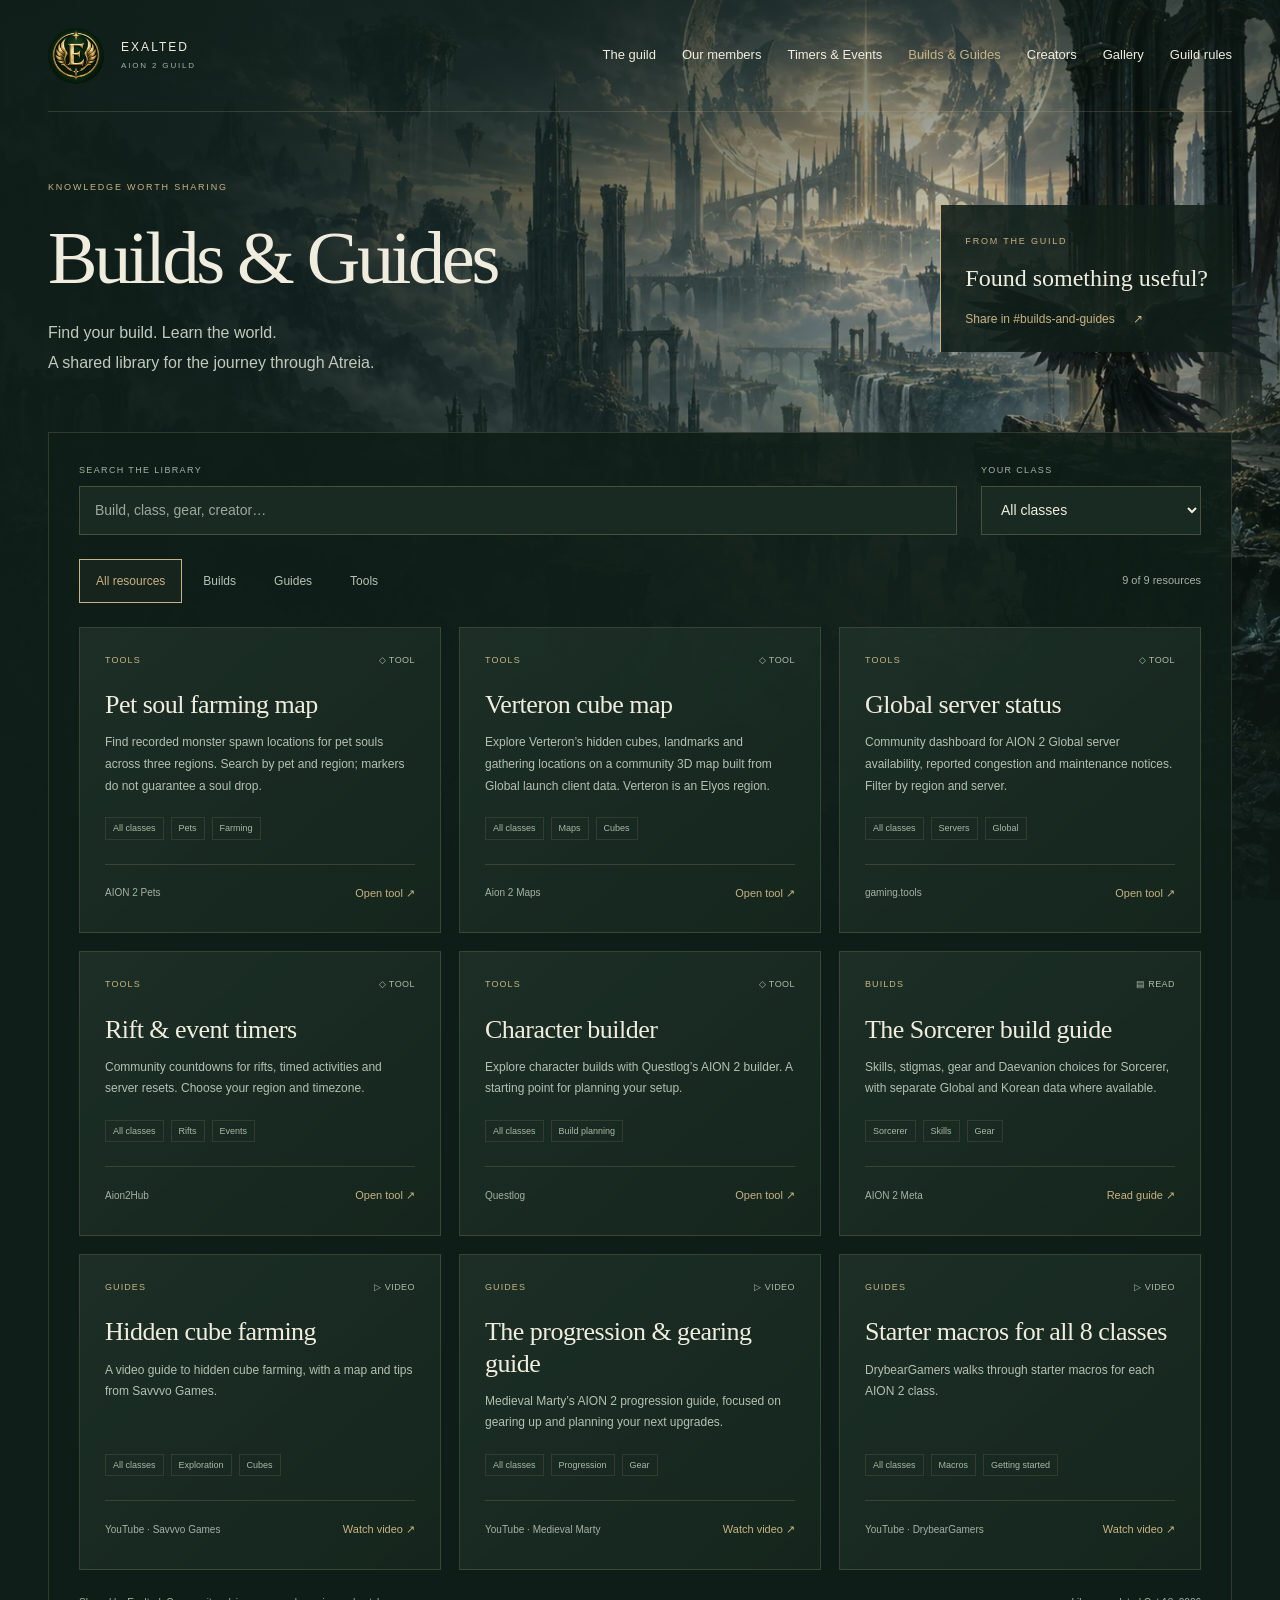
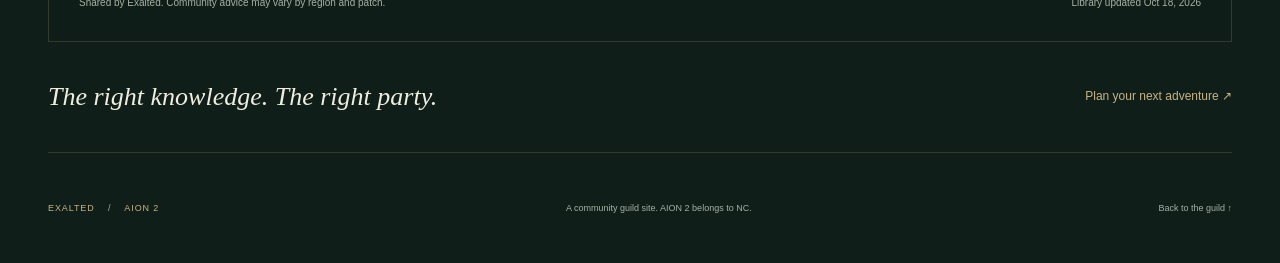
<file: builds.html>
<!doctype html>
<html lang="en">
<head>
  <meta charset="utf-8">
  <meta name="viewport" content="width=device-width,initial-scale=1">
  <meta name="theme-color" content="#101e19">
  <meta name="description" content="Find AION 2 class builds, progression guides, videos and tools shared by the Exalted guild.">
  <meta property="og:site_name" content="Exalted">
  <meta property="og:title" content="Builds &amp; Guides · Exalted">
  <meta property="og:description" content="Knowledge worth sharing. AION 2 builds, guides and tools from the guild.">
  <meta property="og:image" content="https://exaltedguild.gg/assets/exalted-crest-512.png">
  <title>Builds &amp; Guides · Exalted</title>
  <link rel="canonical" href="https://exaltedguild.gg/builds">
  <link rel="icon" type="image/png" sizes="64x64" href="/assets/exalted-crest-64.png">
  <link rel="stylesheet" href="/guild.css">
  <link rel="stylesheet" href="/background.css">
  <link rel="stylesheet" href="/builds.css">
</head>
<body class="aion-world">
  <a class="skip-link" href="#main">Skip to content</a>
  <div class="page-shell">
    <header class="site-header">
      <a class="brand" href="/" aria-label="Exalted home"><img class="brand-crest" src="/assets/exalted-crest-192.png" alt="" width="56" height="56"><span>EXALTED<small>AION 2 GUILD</small></span></a>
      <nav aria-label="Main navigation"><a href="/#about">The guild</a><a href="/members">Our members</a><a href="/events">Timers &amp; Events</a><a href="/builds" aria-current="page">Builds &amp; Guides</a><a href="/creators">Creators</a><a href="/gallery">Gallery</a><a href="/#rules">Guild rules</a></nav>
      <span class="region">NA EAST <span aria-hidden="true">/</span> ASMODIANS <span aria-hidden="true">/</span> AZPHEL</span>
    </header>
    <main id="main">
      <section class="guides-hero" aria-labelledby="guides-title">
        <div><p class="eyebrow">KNOWLEDGE WORTH SHARING</p><h1 id="guides-title">Builds &amp; Guides</h1><p class="guides-lede">Find your build. Learn the world.<br>A shared library for the journey through Atreia.</p></div>
        <aside class="guides-share"><span class="eyebrow">FROM THE GUILD</span><p>Found something useful?</p><a href="https://discord.com/channels/1556392756836966481/1556395669348942025">Share in #builds-and-guides <span aria-hidden="true">↗</span></a></aside>
      </section>
      <section class="guide-library" aria-label="Guild resource library">
        <div class="guides-toolbar">
          <label class="guides-search"><span>SEARCH THE LIBRARY</span><input id="guide-search" type="search" placeholder="Build, class, gear, creator…" autocomplete="off"></label>
          <label class="guides-class"><span>YOUR CLASS</span><select id="guide-class"><option value="all">All classes</option></select></label>
        </div>
        <div class="guides-browse"><div class="guide-filters" role="group" aria-label="Resource category"><button type="button" data-category="all" aria-pressed="true">All resources</button><button type="button" data-category="builds" aria-pressed="false">Builds</button><button type="button" data-category="guides" aria-pressed="false">Guides</button><button type="button" data-category="tools" aria-pressed="false">Tools</button></div><p id="guide-count" role="status" aria-live="polite">Loading the library…</p></div>
        <div id="guide-grid" class="guide-grid"></div>
        <div id="guide-empty" class="guide-empty" hidden><h2>No matching resources</h2><p>Try another search or class, or explore the full library.</p><button id="guide-clear" type="button">Clear filters <span aria-hidden="true">↗</span></button></div>
        <div id="guide-error" class="guide-empty" hidden><h2>The library couldn’t load</h2><p>Try again, or browse the links in Discord.</p><button id="guide-retry" type="button">Try again</button></div>
        <div class="guides-library-note"><p>Shared by Exalted. Community advice may vary by region and patch.</p><p id="guide-updated"></p></div>
        <noscript><p>Enable JavaScript to search the library, or <a href="https://discord.com/channels/1556392756836966481/1556395669348942025">browse #builds-and-guides in Discord ↗</a>.</p></noscript>
      </section>
      <aside class="guides-next"><p>The right knowledge. The right party.</p><a href="/events">Plan your next adventure <span aria-hidden="true">↗</span></a></aside>
    </main>
    <footer class="site-footer"><span>EXALTED <span class="footer-divider">/</span> AION 2</span><p>A community guild site. AION 2 belongs to NC.</p><a href="/">Back to the guild ↑</a></footer>
  </div>
  <script type="module" src="/builds.js"></script>
</body>
</html>
</file>
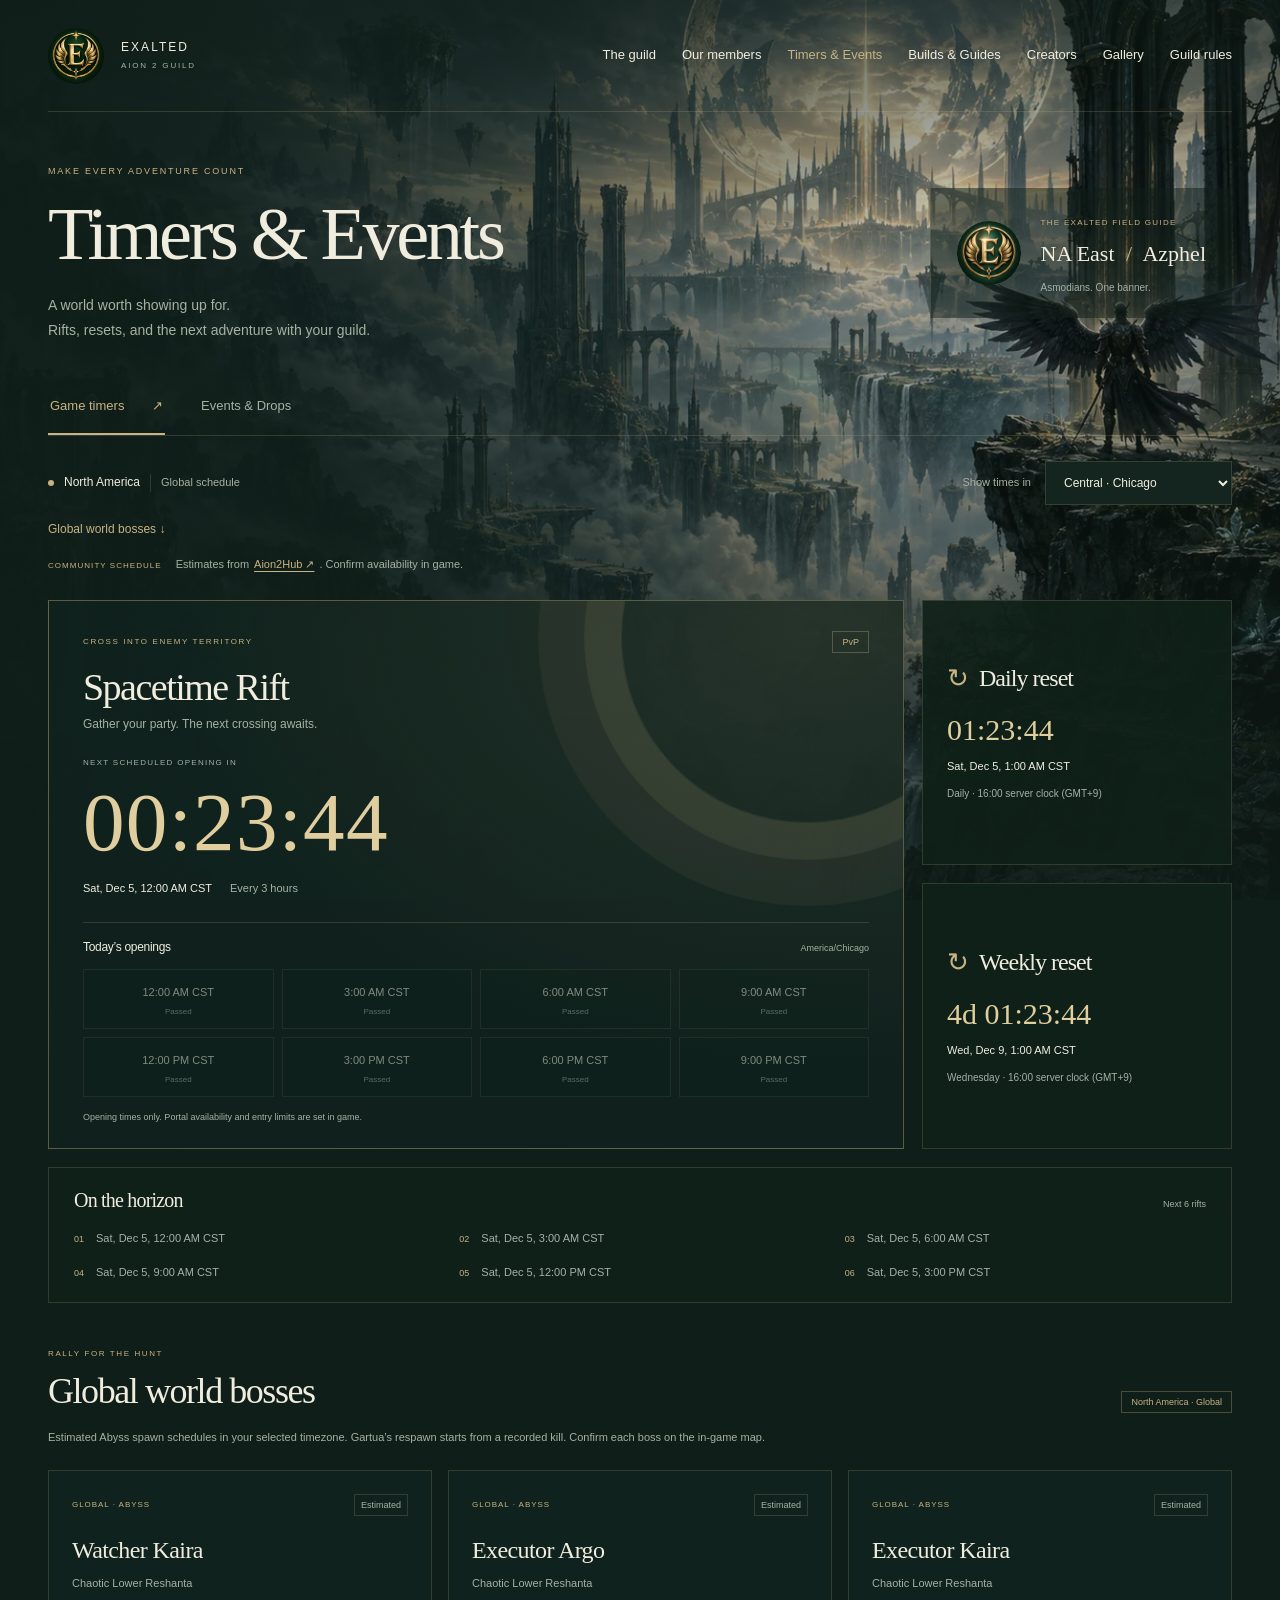
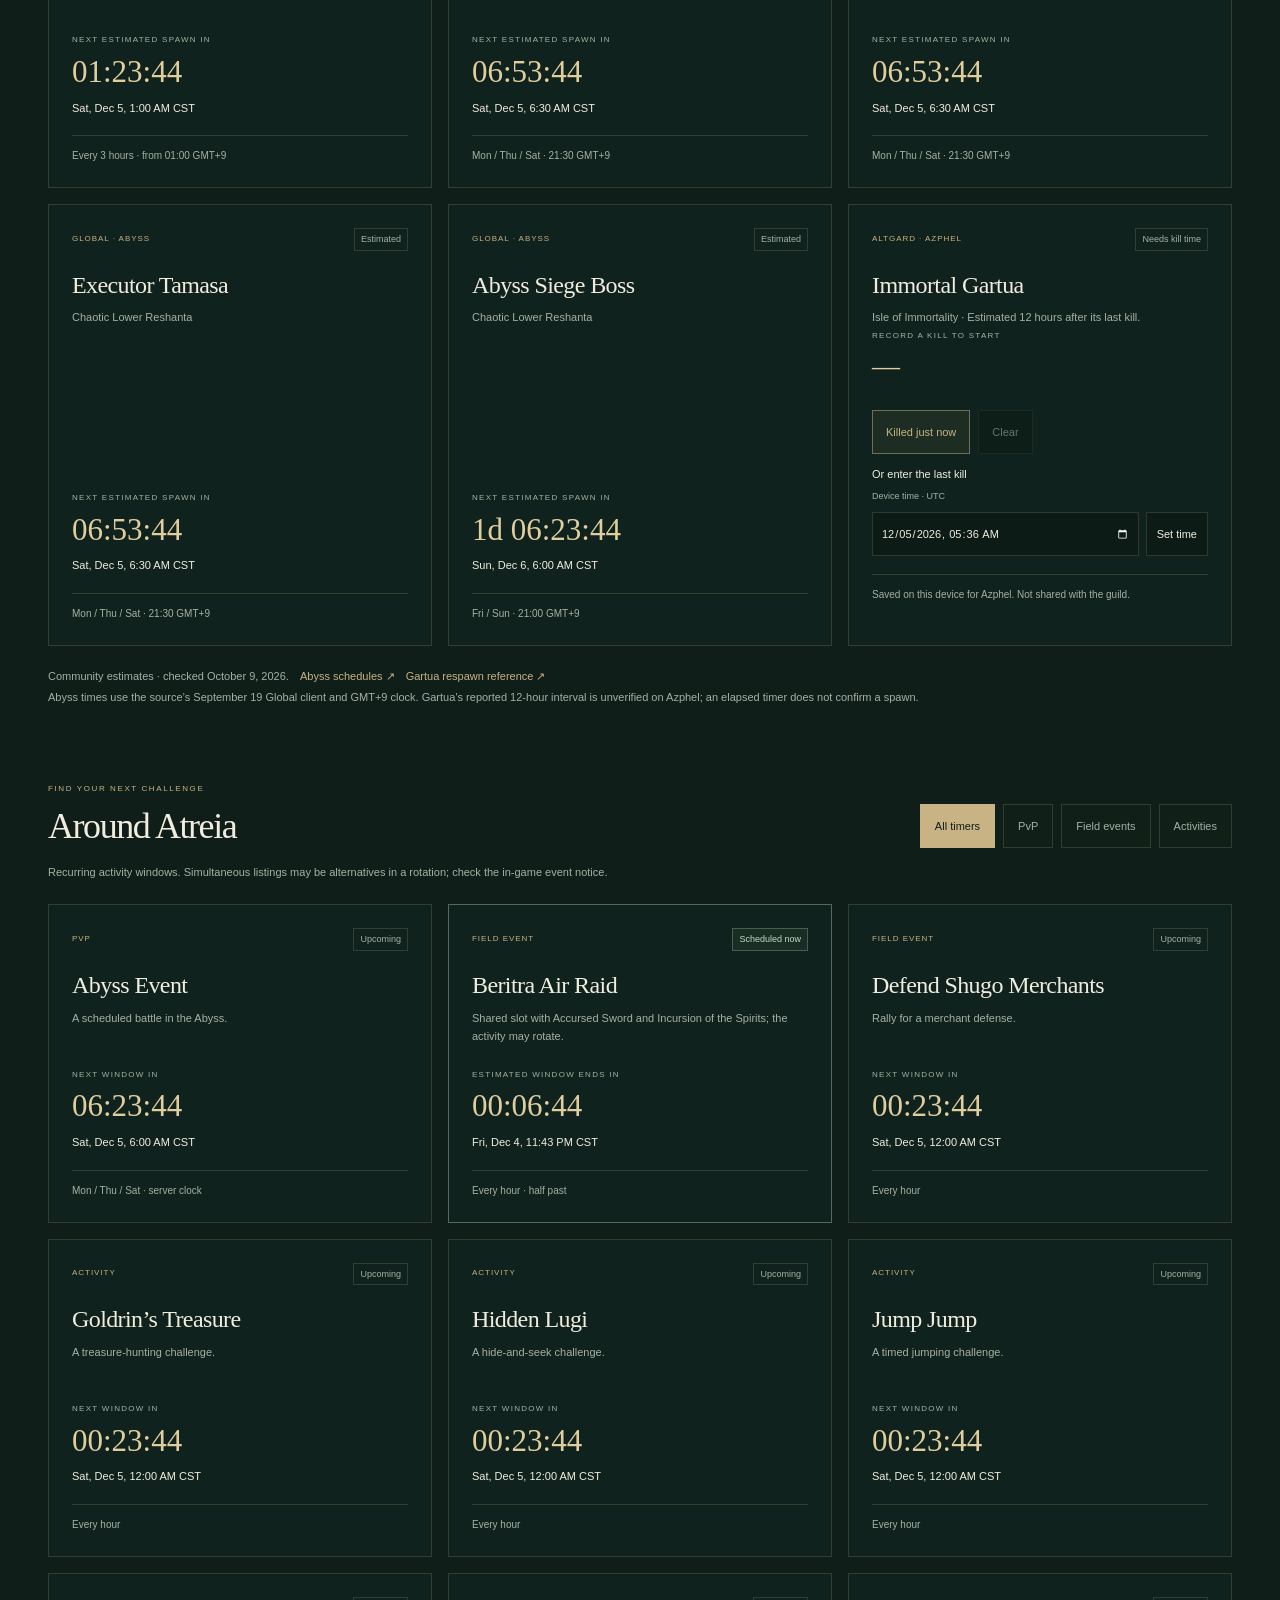
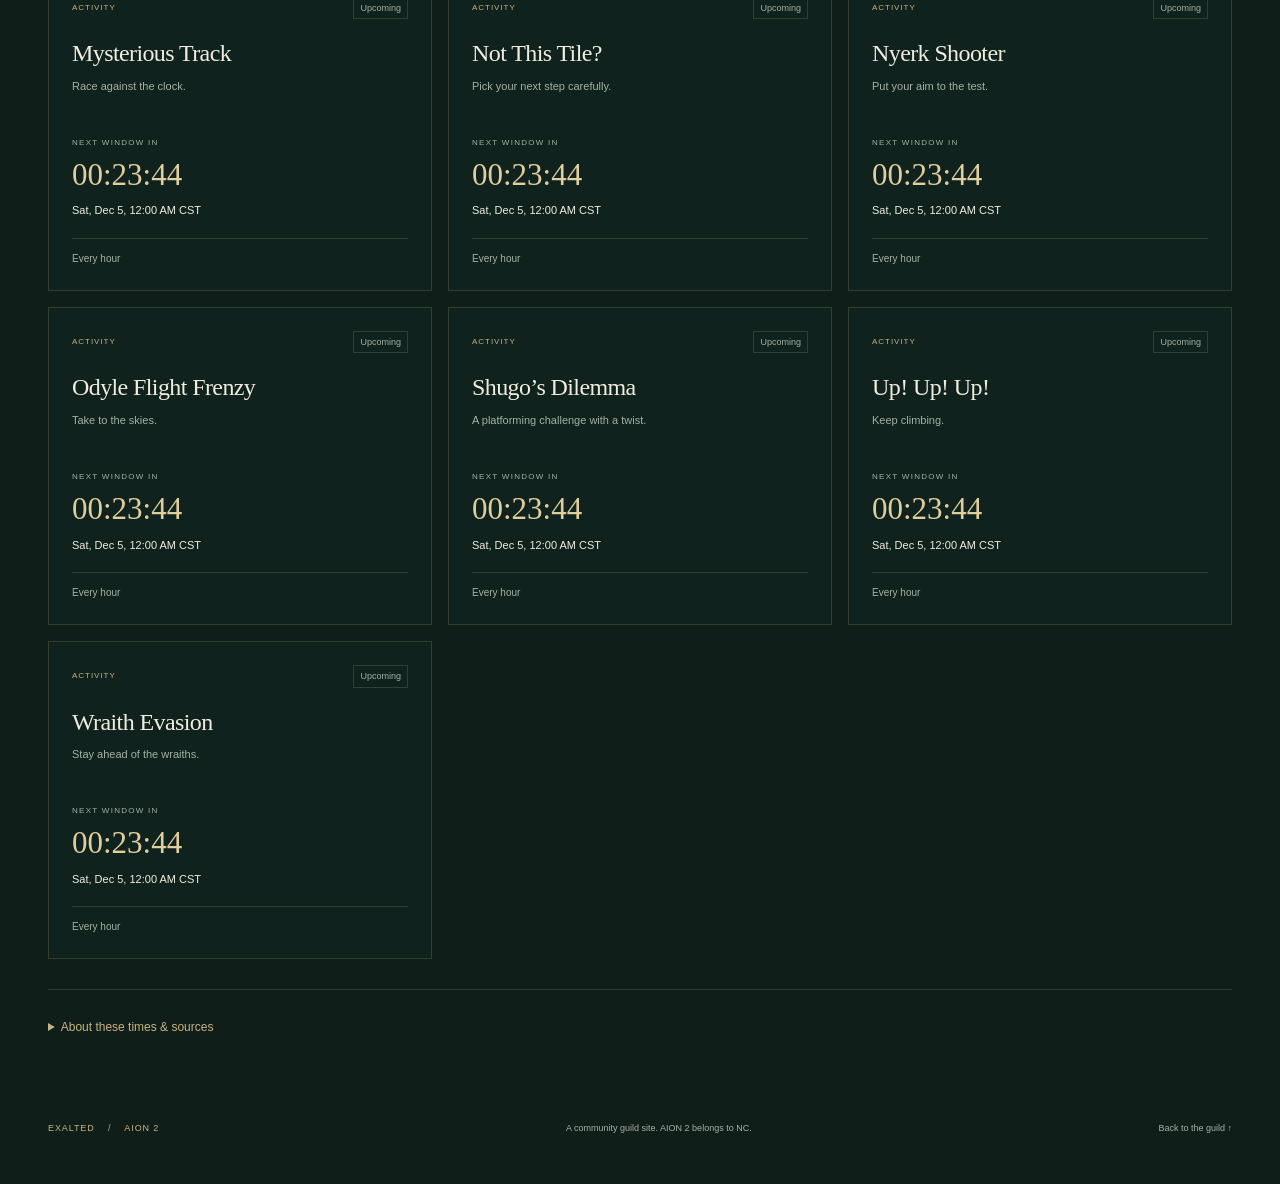
<file: events.html>
<!doctype html>
<html lang="en">
<head>
  <meta charset="utf-8">
  <meta name="viewport" content="width=device-width,initial-scale=1">
  <meta name="theme-color" content="#101e19">
  <meta name="description" content="AION 2 Global world boss timers, Immortal Gartua respawn tracking, rift countdowns, daily and weekly resets, events and Twitch Drops for Exalted.">
  <meta property="og:site_name" content="Exalted">
  <meta property="og:title" content="Timers &amp; Events · Exalted">
  <meta property="og:description" content="Your next adventure, on time. Rift countdowns, game timers, events and Twitch Drops for the guild.">
  <meta property="og:type" content="website">
  <meta property="og:url" content="https://exaltedguild.gg/events">
  <meta property="og:image" content="https://exaltedguild.gg/assets/exalted-crest-512.png">
  <link rel="canonical" href="https://exaltedguild.gg/events">
  <link rel="icon" type="image/png" sizes="64x64" href="/assets/exalted-crest-64.png">
  <title>Timers &amp; Events · Exalted</title>
  <link rel="stylesheet" href="/guild.css">
  <link rel="stylesheet" href="/events.css">
  <link rel="preload" as="image" href="/assets/atreia-background.webp" media="(min-width: 761px)">
  <link rel="preload" as="image" href="/assets/atreia-background-mobile.webp" media="(max-width: 760px)">
  <link rel="stylesheet" href="/background.css">
  <link rel="stylesheet" href="/timers.css">
</head>
<body class="aion-world">
  <a class="skip-link" href="#main">Skip to content</a>
  <div class="page-shell">
    <header class="site-header">
      <a class="brand" href="/" aria-label="Exalted home"><img class="brand-crest" src="/assets/exalted-crest-192.png" alt="" width="56" height="56"><span>EXALTED<small>AION 2 GUILD</small></span></a>
      <nav aria-label="Main navigation"><a href="/#about">The guild</a><a href="/members">Our members</a><a href="/events" aria-current="page">Timers &amp; Events</a><a href="/builds">Builds &amp; Guides</a><a href="/creators">Creators</a><a href="/gallery">Gallery</a><a href="/#rules">Guild rules</a></nav>
      <span class="region">NA EAST <span aria-hidden="true">/</span> ASMODIANS <span aria-hidden="true">/</span> AZPHEL</span>
    </header>
    <main id="main" data-events-page>
      <section class="events-hero timers-hero" aria-labelledby="events-title">
        <div><p class="eyebrow">MAKE EVERY ADVENTURE COUNT</p><h1 id="events-title">Timers &amp; Events</h1><p class="events-lede">A world worth showing up for.<br>Rifts, resets, and the next adventure with your guild.</p></div>
        <div class="timer-guild-mark"><div class="animated-crest animated-crest--small"><div class="crest-face"><img class="hero-crest" src="/assets/exalted-crest-animated.gif" width="64" height="64" alt="Exalted winged E crest" loading="lazy"></div></div><div><span class="eyebrow">THE EXALTED FIELD GUIDE</span><p>NA East <span aria-hidden="true">/</span> Azphel</p><small>Asmodians. One banner.</small></div></div>
      </section>
      <div class="schedule-tabs" role="tablist" aria-label="Timers and events">
        <button type="button" role="tab" id="timers-tab" aria-controls="timers" aria-selected="true" tabindex="0">Game timers <span aria-hidden="true">↗</span></button>
        <button type="button" role="tab" id="events-tab" aria-controls="events" aria-selected="false" tabindex="-1">Events &amp; Drops</button>
      </div>
      <section id="timers" role="tabpanel" aria-labelledby="timers-tab" tabindex="0">
        <div class="timer-toolbar">
          <div class="timer-region"><span class="timer-dot" aria-hidden="true"></span><strong>North America</strong><span>Global schedule</span></div>
          <label class="timezone-control" for="timer-timezone">Show times in <select id="timer-timezone"><option value="America/Chicago">Central · Chicago</option><option value="local">My local timezone</option><option value="America/New_York">Eastern · New York</option><option value="America/Los_Angeles">Pacific · Los Angeles</option><option value="UTC">UTC</option><option value="Asia/Seoul">Server clock · GMT+9</option></select></label>
        </div>
        <p class="boss-jump"><a href="#world-bosses">Global world bosses ↓</a></p>
        <p class="timer-source-note"><span>COMMUNITY SCHEDULE</span> Estimates from <a href="https://aion2hub.com/tools/event-timer">Aion2Hub ↗</a>. Confirm availability in game.</p>
        <p class="timer-loading" data-timer-loading>Loading game timers…</p>
        <div class="timer-dashboard" data-timer-dashboard hidden>
          <section class="rift-panel" aria-labelledby="rift-title">
            <div class="rift-heading"><p class="eyebrow">CROSS INTO ENEMY TERRITORY</p><span class="timer-tag">PvP</span></div>
            <h2 id="rift-title">Spacetime Rift</h2>
            <p class="rift-description">Gather your party. The next crossing awaits.</p>
            <div class="rift-countdown-wrap"><p class="countdown-label">NEXT SCHEDULED OPENING IN</p><p class="rift-countdown" data-rift-countdown role="timer" aria-label="Time until next scheduled rift">—</p><p class="rift-next"><time data-rift-next>—</time><span>Every 3 hours</span></p></div>
            <div class="rift-today"><div class="timer-section-label"><h3>Today’s openings</h3><span data-timer-zone-label>Central time</span></div><div class="rift-slots" data-rift-slots></div><p class="rift-footnote">Opening times only. Portal availability and entry limits are set in game.</p></div>
          </section>
          <aside class="reset-stack" aria-label="Reset timers">
            <article class="reset-card" data-reset="daily-reset"><div class="reset-heading"><span class="timer-symbol" aria-hidden="true">↻</span><h2>Daily reset</h2></div><p class="reset-countdown" data-countdown role="timer" aria-label="Time until daily reset">—</p><time data-next>—</time><p>Daily · 16:00 server clock (GMT+9)</p></article>
            <article class="reset-card" data-reset="weekly-reset"><div class="reset-heading"><span class="timer-symbol" aria-hidden="true">↻</span><h2>Weekly reset</h2></div><p class="reset-countdown" data-countdown role="timer" aria-label="Time until weekly reset">—</p><time data-next>—</time><p>Wednesday · 16:00 server clock (GMT+9)</p></article>
          </aside>
          <section class="upcoming-rifts" aria-labelledby="upcoming-rifts-title"><div class="timer-section-label"><h2 id="upcoming-rifts-title">On the horizon</h2><span>Next 6 rifts</span></div><ol data-upcoming-rifts></ol></section>
        </div>
        <section id="world-bosses" class="field-section world-boss-section" aria-labelledby="world-boss-title" hidden>
          <div class="field-heading"><div><p class="eyebrow">RALLY FOR THE HUNT</p><h2 id="world-boss-title">Global world bosses</h2></div><span class="timer-tag">North America · Global</span></div>
          <p class="field-note">Estimated Abyss spawn schedules in your selected timezone. Gartua’s respawn starts from a recorded kill. Confirm each boss on the in-game map.</p>
          <div class="field-grid" data-world-boss-grid>
            <article class="field-timer-card gartua-card" data-gartua>
              <div class="field-card-meta"><span class="field-category">Altgard · Azphel</span><span class="field-status" data-gartua-status>Needs kill time</span></div>
              <h3>Immortal Gartua</h3>
              <p class="field-description">Isle of Immortality · Estimated 12 hours after its last kill.</p>
              <p class="countdown-label" data-gartua-label>RECORD A KILL TO START</p><p class="field-countdown" data-gartua-countdown role="timer" aria-label="Immortal Gartua estimated respawn countdown">—</p>
              <time class="field-next" data-gartua-next hidden></time><p class="boss-last-kill" data-gartua-last hidden></p>
              <div class="boss-actions"><button type="button" class="boss-primary" data-gartua-killed>Killed just now</button><button type="button" data-gartua-clear disabled>Clear</button></div>
              <form class="boss-kill-form"><label for="gartua-kill-time">Or enter the last kill <span>Device time · <span data-device-zone>local</span></span></label><div class="boss-kill-input"><input type="datetime-local" id="gartua-kill-time" required><button type="submit">Set time</button></div></form>
              <p class="boss-feedback" data-gartua-feedback role="status"></p>
              <p class="field-cadence" data-gartua-storage>Saved on this device for Azphel. Not shared with the guild.</p>
            </article>
          </div>
          <p class="boss-sources">Community estimates · checked October 9, 2026. <a href="https://aion2hub.com/tools/world-bosses">Abyss schedules ↗</a> <a href="https://aion2guidance.com/en/bosses/">Gartua respawn reference ↗</a><br>Abyss times use the source’s September 19 Global client and GMT+9 clock. Gartua’s reported 12-hour interval is unverified on Azphel; an elapsed timer does not confirm a spawn.</p>
        </section>
        <section class="field-section" aria-labelledby="field-title" data-field-section hidden>
          <div class="field-heading"><div><p class="eyebrow">FIND YOUR NEXT CHALLENGE</p><h2 id="field-title">Around Atreia</h2></div><div class="event-filters timer-filters" role="group" aria-label="Filter game timers"><button type="button" data-timer-kind="all" aria-pressed="true">All timers</button><button type="button" data-timer-kind="pvp" aria-pressed="false">PvP</button><button type="button" data-timer-kind="field" aria-pressed="false">Field events</button><button type="button" data-timer-kind="activities" aria-pressed="false">Activities</button></div></div>
          <p class="field-note">Recurring activity windows. Simultaneous listings may be alternatives in a rotation; check the in-game event notice.</p>
          <p class="sr-only" data-timer-filter-status role="status"></p>
          <div class="field-grid" data-field-timers></div>
        </section>
        <details class="timer-provenance"><summary>About these times &amp; sources</summary><p>These North America estimates follow <a href="https://aion2hub.com/tools/event-timer">Aion2Hub’s Global timer schedule</a>, checked October 8, 2026. The reference attributes its Global data to the September 19 Launch Scale Test client. They are not a live server feed and may change after patches.</p><p>The source schedule uses a fixed GMT+9 clock. Your selected timezone changes the displayed times, including daylight saving time, but never the event schedule. “Scheduled now” means the estimated window has started; it does not confirm that an activity is available.</p></details>
      </section>
      <section id="events" role="tabpanel" aria-labelledby="events-tab" tabindex="0" hidden>
      <div class="campaign-intro"><div><p class="eyebrow">REWARDS WORTH RETURNING FOR</p><h2>Events &amp; Drops</h2><p>Official campaigns, watch windows, and claim deadlines.</p></div><p>Confirmed campaign times use <strong>Central time (Chicago)</strong>. Finish watching before a Drops watch window ends, then claim before its separate deadline.</p></div>
      <div class="schedule-toolbar">
        <div class="event-filters" role="group" aria-label="Filter events"><button type="button" data-kind="all" aria-pressed="true">All events</button><button type="button" data-kind="drops" aria-pressed="false">Twitch Drops</button><button type="button" data-kind="in-game" aria-pressed="false">In-game</button><button type="button" data-kind="community" aria-pressed="false">Community</button></div>
        <a class="profile-link" href="https://discord.com/channels/1556392756836966481/1556395533910810715">Updates in Discord ↗</a>
      </div>
      <p class="schedule-freshness" data-event-freshness>Loading the latest published schedule…</p>
      <p class="schedule-warning" data-event-warning role="status" hidden></p>
      <section class="schedule-section" aria-labelledby="current-title"><div class="schedule-section-heading"><h2 id="current-title">Current &amp; upcoming</h2><p data-event-count role="status" aria-live="polite"></p></div><div data-event-list="schedule" aria-busy="true"></div></section>
      <section class="schedule-section" data-claim-section aria-labelledby="claim-title" hidden><div class="schedule-section-heading"><h2 id="claim-title">Still time to claim</h2></div><p class="schedule-note">These earning windows have passed. Collect rewards you already earned before the claim deadline.</p><div data-event-list="claim"></div></section>
      <details class="event-archive" data-archive-section hidden><summary>Past events <span data-archive-count></span></summary><div data-event-list="archive"></div></details>
      <aside class="schedule-sources"><p>Official events for AION 2 Global. Each listing links to its announcement for full eligibility, rewards and any changes.</p><a href="https://store.steampowered.com/news/app/3393110/">Official announcements ↗</a><a href="https://www.twitch.tv/drops/inventory">Twitch Drops inventory ↗</a></aside>
      </section>
      <noscript><p class="schedule-warning">Enable JavaScript to view countdowns and switch tabs. Read <a href="https://aion2hub.com/tools/event-timer">the community timer reference</a>, <a href="https://store.steampowered.com/news/app/3393110/">official AION 2 announcements</a>, or <a href="https://www.twitch.tv/drops/campaigns">Twitch campaigns</a>.</p></noscript>
    </main>
    <footer class="site-footer"><span>EXALTED <span class="footer-divider">/</span> AION 2</span><p>A community guild site. AION 2 belongs to NC.</p><a href="/">Back to the guild ↑</a></footer>
  </div>
  <script type="module" src="/timers.js"></script>
  <script type="module" src="/events.js"></script>
</body>
</html>
</file>
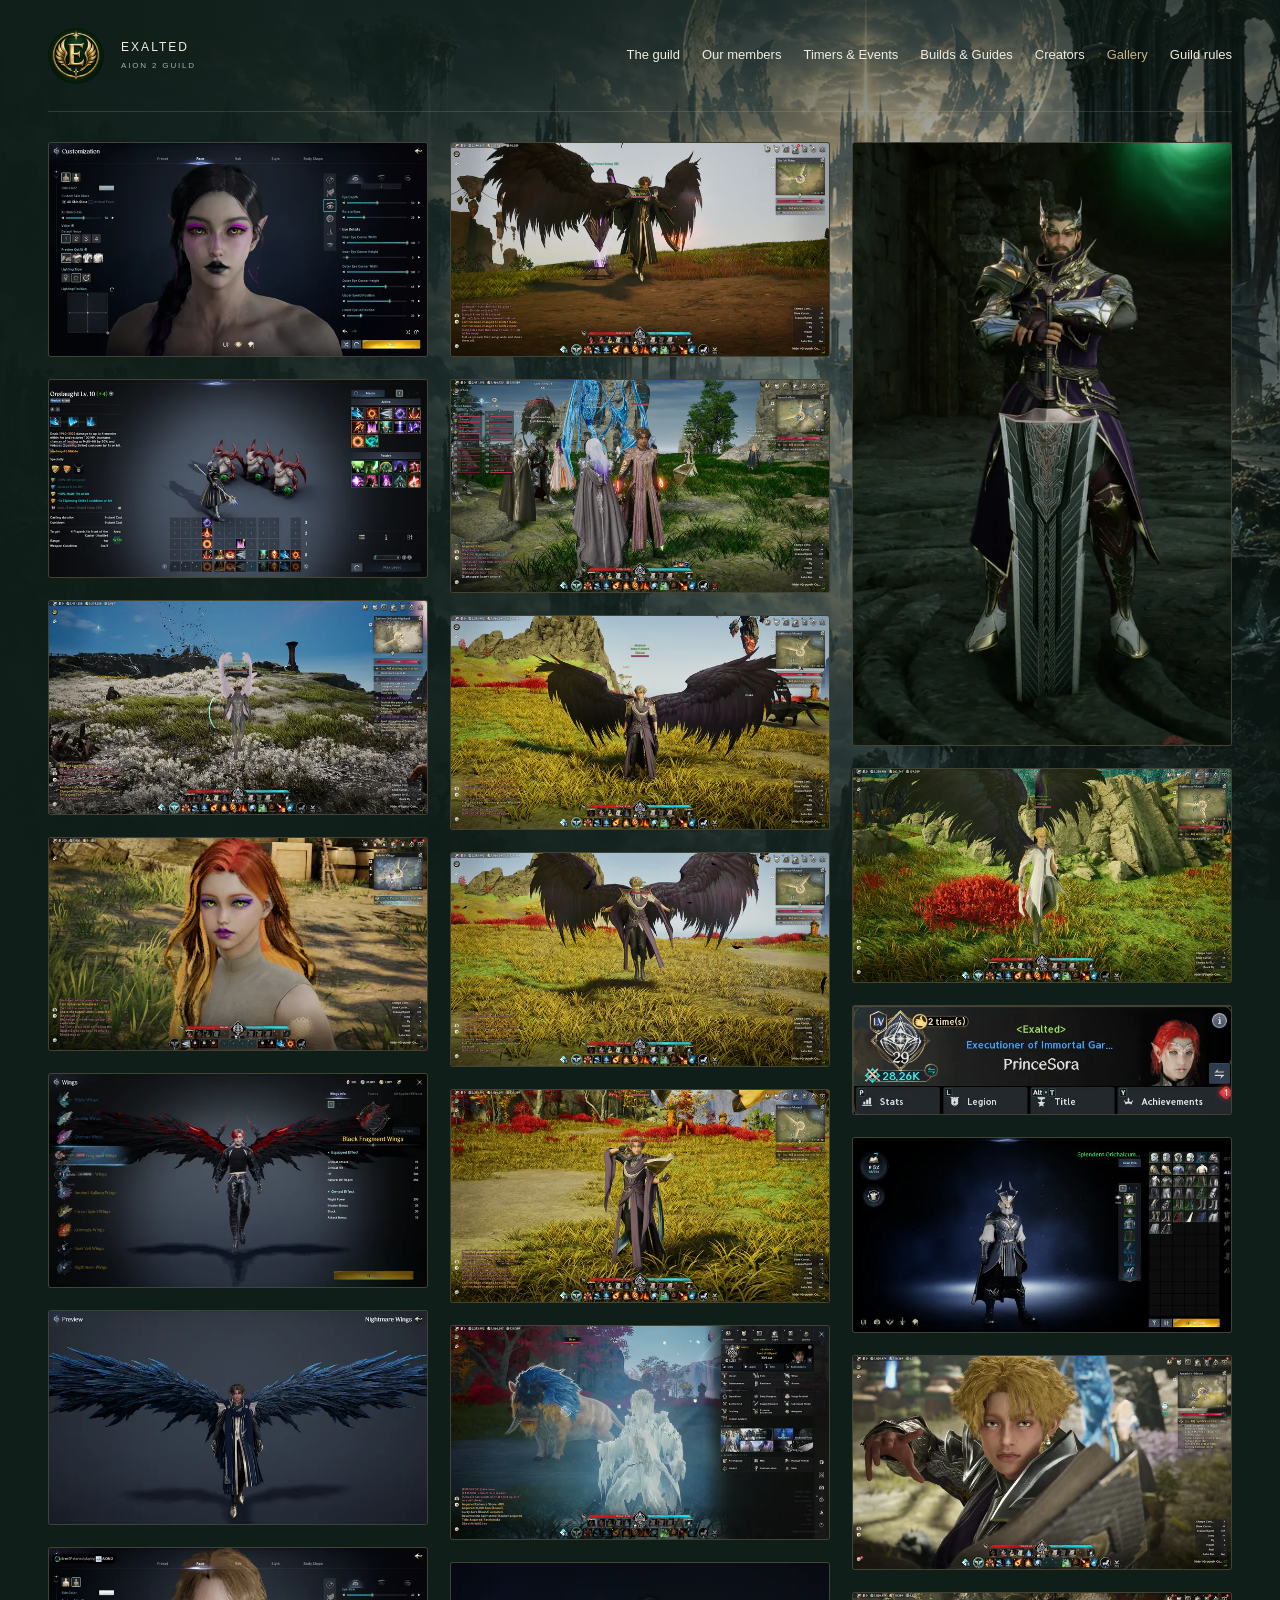
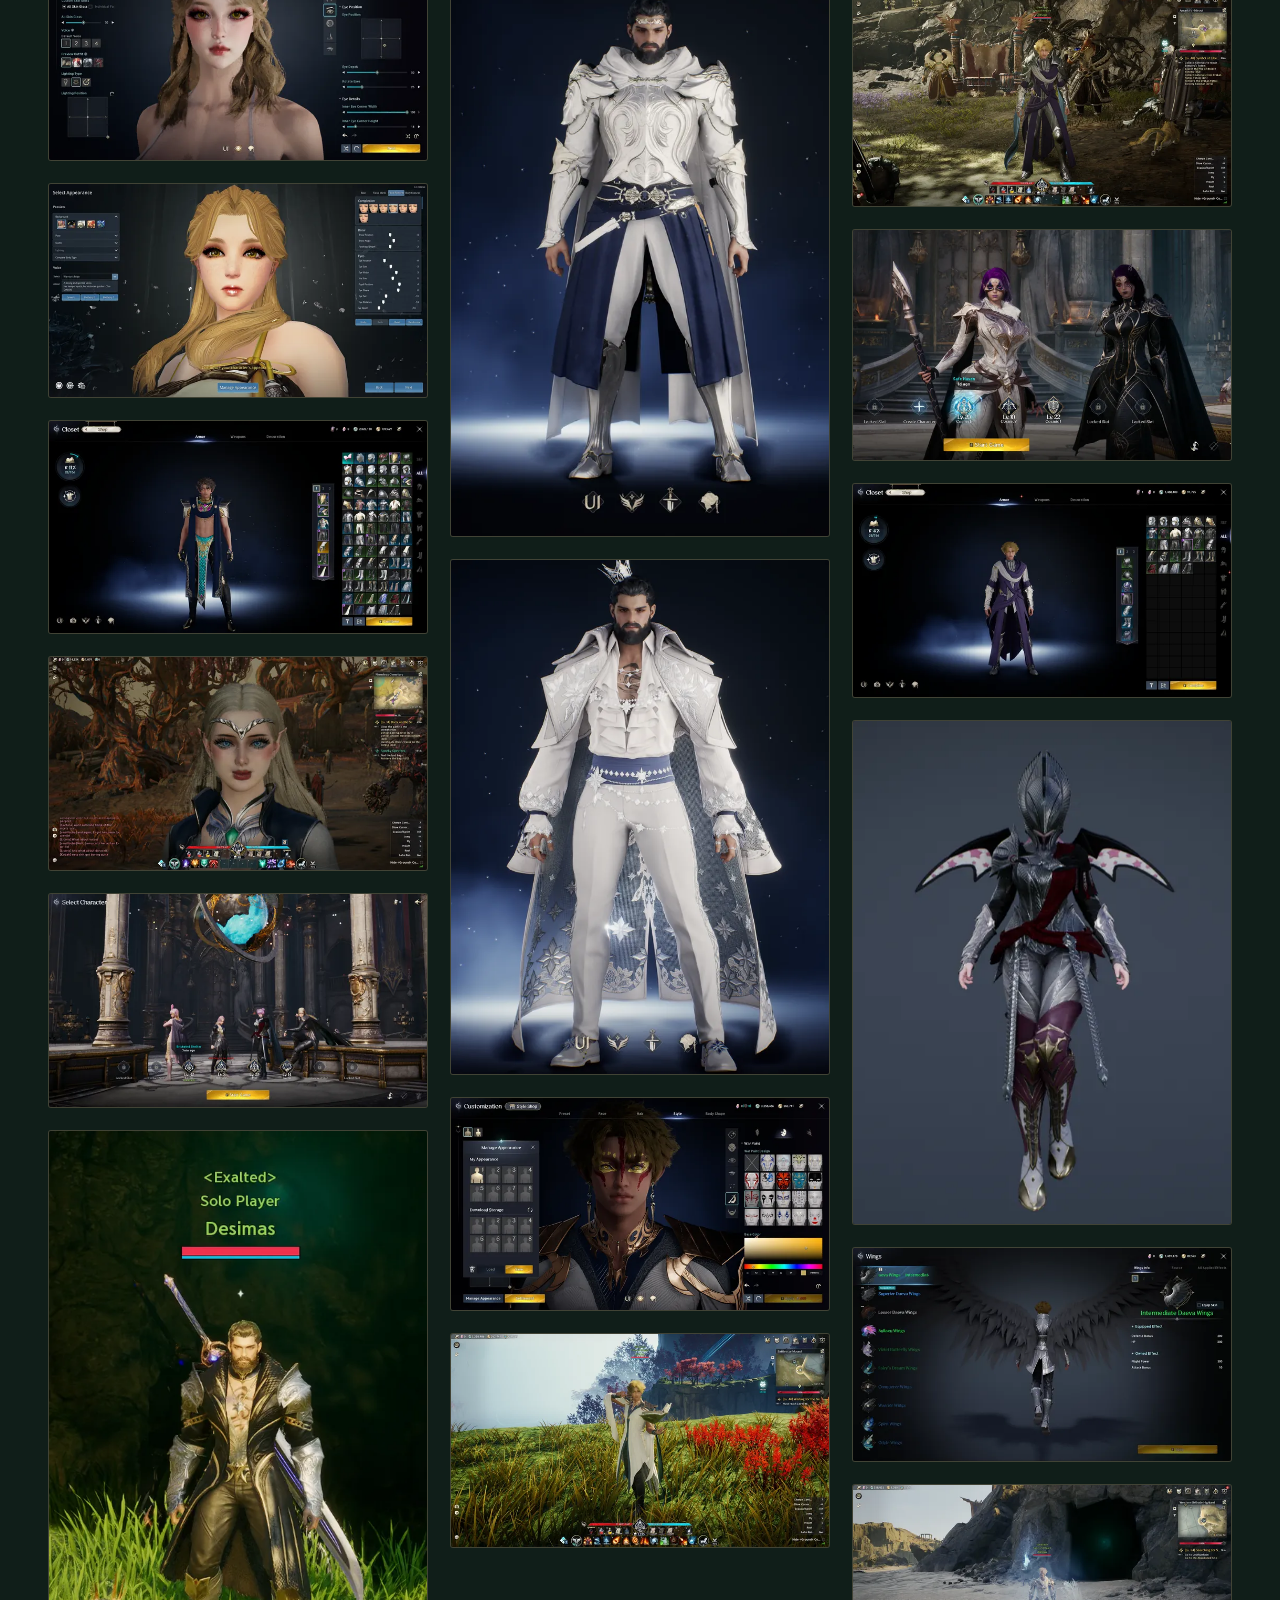
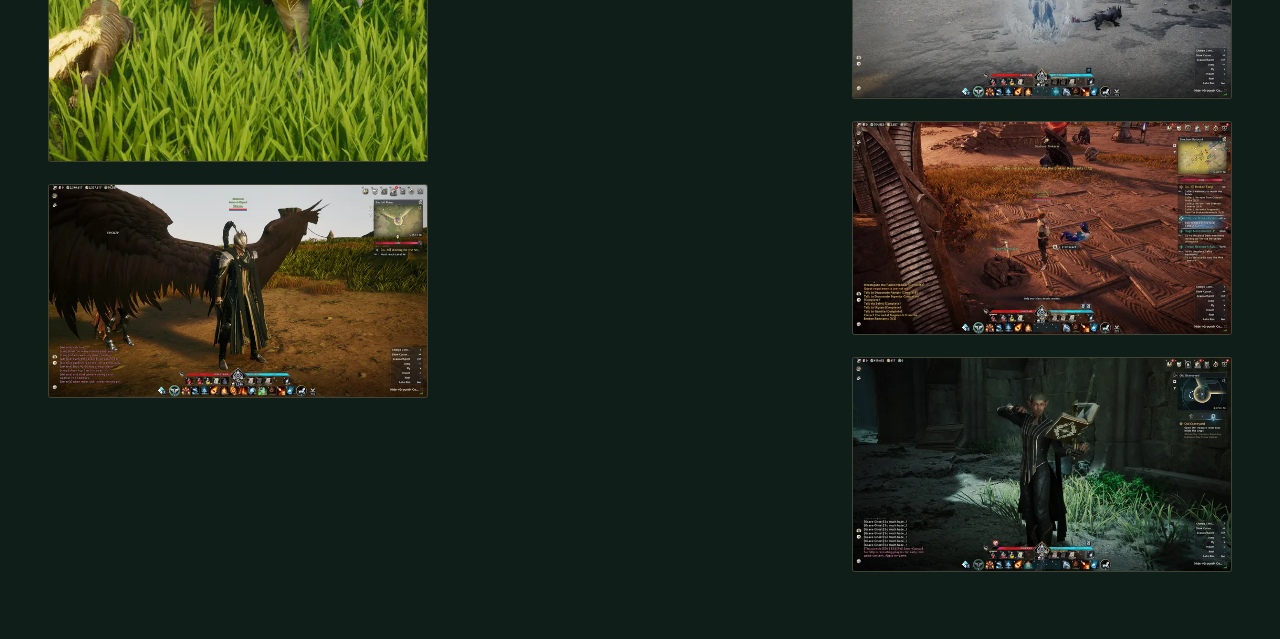
<file: gallery.html>
<!doctype html>
<html lang="en">
<head>
<meta charset="utf-8"><meta name="viewport" content="width=device-width,initial-scale=1">
<meta name="theme-color" content="#101e19"><title>Character Gallery · Exalted</title>
<meta name="description" content="A closer look at the AION 2 characters of Exalted, shared by our community in Discord.">
<link rel="canonical" href="https://exaltedguild.gg/gallery">
<meta property="og:site_name" content="Exalted"><meta property="og:title" content="Character Gallery · Exalted">
<meta property="og:description" content="The faces, armor, and adventures of our AION 2 community.">
<meta property="og:url" content="https://exaltedguild.gg/gallery"><meta property="og:type" content="website">
<meta property="og:image" content="https://exaltedguild.gg/assets/exalted-crest-512.png">
<link rel="icon" type="image/png" href="/assets/exalted-crest-64.png">
<link rel="stylesheet" href="/guild.css"><link rel="stylesheet" href="/background.css"><link rel="stylesheet" href="/gallery.css">
<script type="module" src="/gallery.js"></script>
</head>
<body class="aion-world gallery-page">
<a class="skip-link" href="#main">Skip to gallery</a>
<div class="page-shell">
<header class="site-header">
<a class="brand" href="/" aria-label="Exalted home"><img class="brand-crest" src="/assets/exalted-crest-192.png" alt="" width="56" height="56"><span>EXALTED<small>AION 2 GUILD</small></span></a>
<nav aria-label="Main navigation"><a href="/#about">The guild</a><a href="/members">Our members</a><a href="/events">Timers &amp; Events</a><a href="/builds">Builds &amp; Guides</a><a href="/creators">Creators</a><a href="/gallery" aria-current="page">Gallery</a><a href="/#rules">Guild rules</a></nav>
</header>
<main id="main">
<section class="gallery-collection" aria-label="Character collection">
<div id="gallery-state" class="gallery-state" role="status" aria-live="polite"><p id="gallery-state-title">Opening the collection…</p><p id="gallery-state-detail">Gathering the latest character images.</p><button id="gallery-retry" class="gallery-action" type="button" hidden>Try again</button></div>
<div id="gallery-grid" class="gallery-grid" aria-busy="true"></div>
<noscript><p class="gallery-state">Enable JavaScript to browse the gallery, or visit #general in Discord.</p></noscript>
</section>
</main>

</div>
<dialog id="gallery-viewer" class="gallery-viewer" aria-label="Image viewer">
<div class="viewer-panel">
<div class="viewer-top"><button id="viewer-close" class="viewer-control" type="button" autofocus aria-label="Close image viewer"><span aria-hidden="true">×</span></button></div>
<div class="viewer-stage"><p id="viewer-status" role="status">Loading image…</p><img id="viewer-image" alt="" hidden><button id="viewer-prev" class="viewer-arrow viewer-prev" type="button" aria-label="Previous image">←</button><button id="viewer-next" class="viewer-arrow viewer-next" type="button" aria-label="Next image">→</button></div>
</div></dialog>
</body></html>
</file>
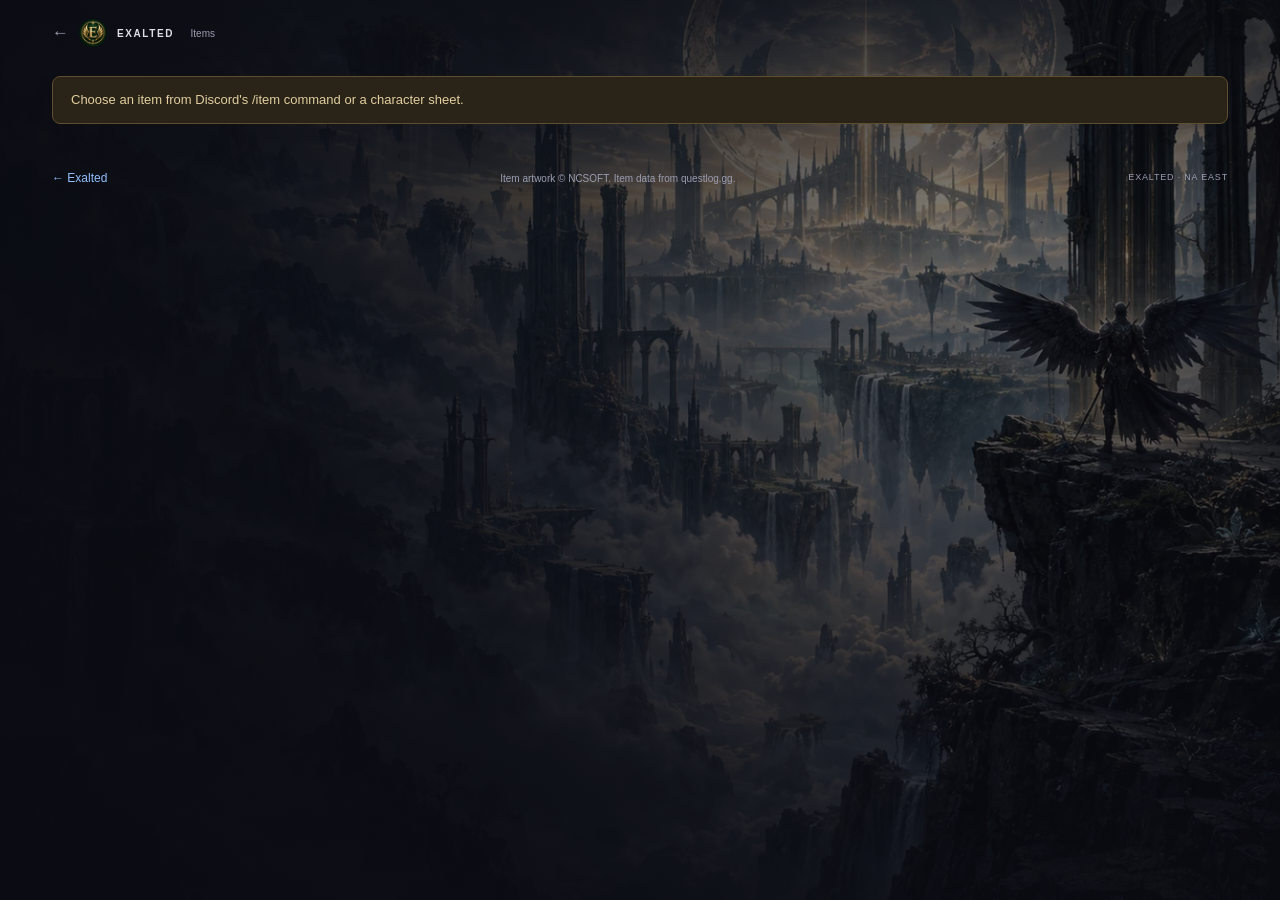
<file: item.html>
<!doctype html>
<html lang="en">
<head>
  <meta charset="utf-8"><meta name="viewport" content="width=device-width,initial-scale=1">
  <title>Item · Exalted</title>
  <meta name="description" content="AION 2 item details for the Exalted guild: grade, type, levels, base stats and random stat ranges.">
  <meta name="theme-color" content="#0c0d14">
  <meta property="og:site_name" content="Exalted"><meta property="og:title" content="AION 2 Items · Exalted"><meta property="og:type" content="website">
  <meta property="og:image" content="https://exaltedguild.gg/assets/exalted-crest-512.png"><meta name="twitter:card" content="summary">
  <link rel="icon" type="image/png" sizes="64x64" href="/assets/exalted-crest-64.png"><link rel="apple-touch-icon" href="/assets/exalted-crest-192.png">
  <link rel="stylesheet" href="/style.css">
  <link rel="preload" as="image" href="/assets/atreia-background.webp" media="(min-width: 761px)">
  <link rel="preload" as="image" href="/assets/atreia-background-mobile.webp" media="(max-width: 760px)">
  <link rel="stylesheet" href="/background.css">
  <link rel="stylesheet" href="/item.css">
</head>
<body class="aion-world aion-world--profile">
  <a class="skip-link" href="#item">Skip to item details</a>
  <noscript><p class="notice">Enable JavaScript to load item details. <a href="/">Return to Exalted</a>.</p></noscript>
  <div class="page-shell">
    <header class="site-header">
      <a class="guild-home" href="/"><span aria-hidden="true">←</span><img src="/assets/exalted-crest-64.png" alt="" width="28" height="28"><span>EXALTED <small>Items</small></span></a>
      <a id="questlog-link" class="official-link" target="_blank" rel="noopener noreferrer" hidden>View on questlog.gg <span aria-hidden="true">↗</span></a>
    </header>
    <main id="item">
      <div id="item-status" class="notice item-status" role="status">
        <p id="item-message">Loading item…</p>
        <button type="button" id="retry" class="item-retry" hidden>Retry</button>
      </div>
      <article id="item-card" class="panel item-card" aria-labelledby="item-name" hidden>
        <div class="item-hero">
          <span class="item-art item-art--large"><span id="item-initial" class="item-initial" aria-hidden="true"></span><img id="item-icon" alt="" width="78" height="78" hidden></span>
          <div class="item-identity">
            <h1 id="item-name">Item</h1>
            <p id="item-meta" class="item-meta"></p>
          </div>
        </div>
        <dl id="item-facts" class="item-list" hidden></dl>
        <section id="base-stats" class="item-section" aria-labelledby="base-stats-title" hidden>
          <h2 id="base-stats-title">Base stats</h2>
          <dl id="base-stat-list" class="item-list"></dl>
        </section>
        <section id="random-stats" class="item-section" aria-labelledby="random-stats-title" hidden>
          <h2 id="random-stats-title">Random stats</h2>
          <p id="random-stats-note" class="section-description"></p>
          <dl id="random-stat-list" class="item-list"></dl>
        </section>
        <p class="data-note">Item data from questlog.gg, refreshed daily. Grade names match PLAYNC character sheets. <a id="full-details" class="text-button" target="_blank" rel="noopener noreferrer">Full details on questlog.gg ↗</a></p>
      </article>
    </main>
    <footer><a href="/">← Exalted</a><p>Item artwork © NCSOFT. Item data from questlog.gg.</p><span>EXALTED · NA EAST</span></footer>
  </div>
  <script type="module" src="/item.js"></script>
</body>
</html>
</file>
<file: guild.css>
*{box-sizing:border-box}
:root{color-scheme:dark;--bg:#101e19;--ink:#f0eddf;--muted:#a6b1a4;--gold:#c7b383;--line:#c7b38330;--serif:Georgia,'Times New Roman',serif}
html{scroll-behavior:smooth;scroll-padding-top:30px;background:var(--bg)}
body{margin:0;color:var(--ink);font:15px/1.6 Arial,Helvetica,sans-serif;background:radial-gradient(ellipse at 85% 20%,#29433665,transparent 46%),var(--bg)}
a{color:inherit;text-decoration:none}a:focus-visible{outline:2px solid var(--gold);outline-offset:7px}a:hover{color:var(--gold)}
.page-shell{width:min(1320px,100% - 96px);margin:auto}.skip-link{position:fixed;top:-70px;left:20px;background:var(--ink);color:var(--bg);padding:12px;z-index:10}.skip-link:focus{top:15px}
.site-header{display:flex;align-items:center;justify-content:space-between;gap:24px;min-height:112px;border-bottom:1px solid var(--line)}
.brand{display:flex;align-items:center;gap:17px;font-size:12px;letter-spacing:.17em}.brand small{display:block;margin-top:3px;font-size:8px;letter-spacing:.23em;color:var(--muted)}
.brand-crest{display:block;flex:none;width:56px;height:56px;border-radius:50%;object-fit:cover}
nav{display:flex;gap:38px;font-size:13px}nav a{padding:12px 0}nav a span{margin-left:8px;color:var(--gold)}.region{color:var(--muted);font-size:9px;letter-spacing:.14em}.region span{padding:0 12px;color:var(--gold)}
.guild-hero{display:grid;grid-template-columns:1fr 1.08fr;align-items:center;gap:50px;min-height:696px;padding:60px 0 70px}
.eyebrow{font-size:9px;letter-spacing:.2em;font-weight:500;color:var(--gold);margin:0 0 26px}.hero-copy .eyebrow{display:flex;align-items:center;gap:12px}.eyebrow>span{width:24px;height:1px;background:var(--gold)}
h1{font:normal clamp(74px,8vw,116px)/1 var(--serif);letter-spacing:-.055em;margin:22px 0 28px}.title-period{color:var(--gold)}
.hero-copy{min-width:0}.hero-crest{display:block;width:180px;height:180px;border-radius:50%;object-fit:cover}.closing-crest{display:block;border-radius:50%;object-fit:cover;flex:none}
/* The Higgsfield crest is a looping GIF with no player controls. */
.animated-crest{position:relative;width:180px;height:180px;flex:none}
.crest-float{position:relative;width:100%;height:100%;isolation:isolate}
.crest-float::before{content:'';position:absolute;inset:-6px;z-index:-1;pointer-events:none;border:1px solid #dcc58535;border-radius:50%;box-shadow:0 0 22px #d5b86320;opacity:.45}
.crest-face{position:relative;overflow:hidden;border-radius:50%;width:100%;height:100%}
.animated-crest .hero-crest{width:100%;height:100%}
.animated-crest--small{width:64px;height:64px}
@media(max-width:760px){.animated-crest{width:140px;height:140px}}
.hero-description{color:#bbc3b6;max-width:340px;line-height:1.9;font-size:15px}.primary-link{display:flex;justify-content:space-between;align-items:center;gap:45px;background:var(--gold);color:#17261d;width:fit-content;min-height:54px;padding:13px 23px;margin-top:30px;font-size:12px;font-weight:600;transition:background .2s,transform .2s}.primary-link:hover{background:#e0cda2;color:#17261d;transform:translateY(-2px)}.primary-link span{font-size:22px;font-weight:normal}.hero-footnote{font-size:8px;letter-spacing:.23em;color:var(--muted);margin:27px 0 0}
.guild-home{margin:26px 0 0;padding:3px 0 3px 18px;border-left:2px solid var(--gold);max-width:440px}.guild-home .eyebrow{margin:0 0 8px}.guild-home p{margin:0;color:var(--muted);font-size:12px;line-height:1.8}.guild-home .guild-home-path{display:flex;align-items:center;flex-wrap:wrap;gap:5px 9px;margin:0 0 8px;color:var(--ink);font-size:15px}.guild-home-path strong{white-space:nowrap}.guild-home-path span{color:var(--gold)}
.hero-invitation{align-self:end;justify-self:end;width:min(100%,440px);margin:0 0 70px;padding-top:28px;border-top:1px solid #c7b38370;text-shadow:0 2px 24px #081812cc}
.hero-invitation .eyebrow{margin:0 0 18px}.hero-motto{font:normal clamp(44px,4.6vw,66px)/1.05 var(--serif);letter-spacing:-.04em;margin:0 0 24px;text-wrap:balance}
.hero-members-link{display:inline-flex;align-items:center;gap:42px;min-height:44px;font-size:12px;color:var(--gold)}.hero-members-link span{font-size:22px}
.members-section{padding:65px 0 44px;border-top:1px solid var(--line)}.section-heading{display:flex;align-items:end;justify-content:space-between;gap:24px;margin-bottom:32px}.section-heading .eyebrow{margin-bottom:10px}h2{font:normal 47px/1.2 var(--serif);letter-spacing:-.04em;margin:0}h2 span{color:var(--gold)}.section-heading>p{color:var(--muted);font-size:12px;line-height:1.8;margin:0 0 4px}
.member-grid{display:grid;grid-template-columns:1fr 1fr;gap:24px}.member-card{border:1px solid var(--line);padding:26px 30px 23px;background:#17271f99;transition:border-color .2s}.member-card:hover{border-color:#c7b38377}.member-heading{display:flex;justify-content:space-between;align-items:center;margin-bottom:25px}.member-index{font:italic 18px var(--serif);color:var(--gold)}.member-world{font-size:9px;letter-spacing:.13em;color:var(--muted);text-transform:uppercase}.member-identity{display:flex;align-items:center;gap:22px}.member-identity>div:last-child{min-width:0}.member-avatar{width:94px;height:108px;position:relative;flex:none;overflow:hidden;border:1px solid var(--line);background:#253b2d;border-radius:60px 60px 0 0}.member-avatar>span{position:absolute;inset:0;display:grid;place-items:center;font:50px var(--serif);color:var(--gold)}.member-avatar img{position:relative;display:block;width:100%;height:100%;object-fit:cover;object-position:center}
.member-class{font-size:9px;color:var(--gold);letter-spacing:.17em;text-transform:uppercase;margin:0 0 5px}h3{font:normal clamp(24px,2.5vw,35px)/1.25 var(--serif);letter-spacing:-.025em;margin:0;overflow-wrap:anywhere}.member-faction{font-size:11px;color:var(--muted);margin:7px 0 0}.member-stats{display:grid;grid-template-columns:1fr 1.5fr;gap:15px;margin:27px 0 24px;padding:20px 0;border-top:1px solid var(--line);border-bottom:1px solid var(--line)}.member-stats>div+div{border-left:1px solid var(--line);padding-left:30px}dt{font-size:8px;letter-spacing:.14em;color:var(--muted)}dd{font:normal 28px var(--serif);margin:8px 0 0;font-variant-numeric:tabular-nums}
.member-bottom{display:flex;align-items:center;justify-content:space-between;gap:12px}.data-status{color:var(--muted);font-size:10px}.data-status[data-state=ready]:before{content:'';display:inline-block;width:5px;height:5px;border-radius:50%;background:#a6be94;margin:0 7px 1px 0}.profile-link{font-size:11px;padding:7px 0;color:var(--gold)}.profile-link span{font-size:17px;margin-left:15px}.data-note{color:var(--muted);font-size:10px;margin:20px 0 0}
.closing-note{display:flex;align-items:center;justify-content:space-between;gap:24px;padding:40px 0;border-bottom:1px solid var(--line);border-top:1px solid var(--line)}.closing-note>span{font:italic 25px var(--serif);color:var(--gold)}.closing-note p{font:italic 26px var(--serif);color:#d6d8c6;margin:0}.closing-note>a{font-size:10px;color:var(--muted)}.site-footer{display:flex;align-items:center;justify-content:space-between;gap:25px;min-height:110px;color:var(--muted);font-size:9px}.site-footer>span{letter-spacing:.1em;color:var(--gold)}.footer-divider{padding:0 10px;color:var(--muted)}.site-footer p{font-size:9px}.site-footer a{white-space:nowrap}
@media(prefers-reduced-motion:no-preference){.hero-copy,.hero-invitation{animation:arrive .75s ease-out both}.hero-invitation{animation-delay:.12s}@keyframes arrive{from{opacity:0;transform:translateY(15px)}to{opacity:1;transform:translateY(0)}}}
@media(min-width:1500px){.guild-hero{min-height:760px}}
@media(max-width:1050px){.page-shell{width:calc(100% - 56px)}.region{display:none}.guild-hero{gap:25px;min-height:620px}.hero-copy .eyebrow{font-size:8px}.member-card{padding:23px}.member-identity{gap:14px}.member-avatar{width:74px;height:90px}.site-footer{flex-wrap:wrap;gap:10px;padding:25px 0}.site-footer p{order:3;width:100%;margin:0}}
@media(max-width:760px){.page-shell{width:calc(100% - 40px)}.site-header{min-height:91px;gap:12px}.brand{font-size:10px;gap:10px}.brand small{font-size:7px}.brand-crest{width:46px;height:46px}nav{gap:18px;font-size:11px}nav a:first-child{display:none}.guild-hero{grid-template-columns:1fr;gap:38px;padding:53px 0 48px;min-height:0}.hero-copy{position:relative}h1{font-size:clamp(60px,15vw,104px);margin-top:22px}.hero-crest{width:140px;height:140px}.hero-description{font-size:14px}.hero-footnote{display:none}.hero-invitation{justify-self:start;width:100%;margin:0;padding-top:24px}.hero-motto{font-size:38px;margin-bottom:12px}.members-section{padding:42px 0 32px}.section-heading{display:block;margin-bottom:25px}.section-heading>p{margin-top:15px}h2{font-size:40px}.member-grid{grid-template-columns:1fr;gap:18px}.member-card{padding:25px}.member-avatar{width:88px;height:100px}.member-identity{gap:22px}h3{font-size:32px}.closing-note{display:grid;grid-template-columns:auto 1fr;gap:17px;padding:30px 0}.closing-note p{font-size:22px}.closing-note>a{grid-column:2}.site-footer{font-size:8px}}
@media(max-width:380px){.page-shell{width:calc(100% - 32px)}.brand{letter-spacing:.1em}.hero-copy .eyebrow{font-size:7px}.member-card{padding:20px}.member-avatar{width:67px;height:87px}.member-identity{gap:15px}h3{font-size:27px}.member-bottom{gap:8px}.data-status{font-size:9px}.profile-link{font-size:10px}.profile-link span{margin-left:8px}.closing-note p{font-size:19px}}
@media(prefers-reduced-motion:reduce){html{scroll-behavior:auto}*,*:before,*:after{animation:none!important;transition:none!important}}

@media(max-width:380px){h3{font-size:clamp(20px,6vw,24px)}}
.member-title{font:italic 13px/1.5 var(--serif);color:var(--gold);margin:8px 0 0;overflow-wrap:anywhere}
.member-title:empty{display:none}
.creation-status{margin-top:18px;padding-top:16px;border-top:1px solid var(--line)}
.creation-status-heading{display:flex;align-items:center;justify-content:space-between;flex-wrap:wrap;gap:8px;margin-bottom:8px}
.creation-status-heading>span{font-size:9px;letter-spacing:.12em;color:var(--muted)}
.creation-status-heading strong{font-size:13px;color:var(--gold)}
.creation-status[data-state=open] [data-creation]{color:#b6d9a6}
.creation-status[data-state=blocked] [data-creation]{color:#efbe98}
.guild-home .creation-status-time,.guild-home .creation-status-source{font-size:10px;margin-top:8px}
.creation-status-actions{display:flex;align-items:center;flex-wrap:wrap;gap:18px;margin-top:11px;font-size:11px;color:var(--gold)}
.creation-status-actions button{font:inherit;cursor:pointer;color:var(--gold);border:1px solid var(--line);background:transparent;padding:8px 11px;min-height:36px}
.creation-status-actions button:hover{border-color:var(--gold)}
.creation-status-actions button:disabled{opacity:.6;cursor:wait}
.rules-section{padding:60px 0 50px;border-top:1px solid var(--line)}
.rules-intro{max-width:720px;color:var(--muted);margin:0 0 32px;font-size:15px}
.rules-list{display:grid;grid-template-columns:1fr 1fr;gap:0 48px;list-style:none;padding:0;margin:0;counter-reset:guild-rule}
.rules-list li{position:relative;padding:24px 0 26px 42px;border-top:1px solid var(--line);counter-increment:guild-rule;min-width:0}
.rules-list li:before{content:counter(guild-rule,decimal-leading-zero);position:absolute;left:0;top:25px;color:var(--gold);font:italic 19px var(--serif)}
.rules-list h3{font:normal 24px/1.25 var(--serif);letter-spacing:-.015em;margin:0 0 10px}
.rules-list p{font-size:13px;line-height:1.85;color:var(--muted);margin:0}
.rules-list a{color:var(--gold);text-decoration:underline;text-underline-offset:3px}
.rules-enforcement{margin:12px 0 0;padding:24px 0 0;border-top:1px solid var(--line);max-width:920px;color:var(--muted);font-size:12px;line-height:1.85}
.rules-enforcement strong{color:var(--ink);font-weight:500}
@media(max-width:760px){.rules-section{padding:42px 0 36px}.rules-list{grid-template-columns:1fr}.rules-intro{font-size:14px}.rules-list li{padding-top:22px;padding-bottom:22px}.rules-list h3{font-size:23px}.rules-section .section-heading>.profile-link{display:inline-block;margin-top:12px}}
@media(max-width:380px){nav{gap:12px;font-size:10px}}
/* Keep every section reachable as the guild navigation grows. */
.site-header nav a{white-space:nowrap}.site-header nav a[aria-current=page]{color:var(--gold)}
@media(max-width:1300px){.site-header .region{display:none}}
@media(min-width:951px) and (max-width:1450px){.site-header .region{display:none}.site-header nav{gap:26px}}
@media(max-width:950px){.site-header{flex-wrap:wrap;padding:17px 0;gap:8px 16px}.site-header nav{width:100%;justify-content:space-between;gap:16px}}
@media(max-width:760px){.site-header{flex-wrap:wrap;padding:17px 0;gap:8px 16px}.site-header nav{width:100%;display:flex;flex-wrap:wrap;justify-content:flex-start;gap:0 22px}.site-header nav a:first-child{display:block}.site-header nav a{padding:10px 0;min-height:38px;white-space:nowrap}.site-header nav a span{display:none}}
</file>
<file: background.css>
/* Original AION 2-inspired artwork, generated with ChatGPT imagegen.
   Keep decoration in its own layer so it never intercepts a control. */
body.aion-world {
  --world-shade: 16, 30, 25;
  position: relative;
  isolation: isolate;
  min-height: 100vh;
  background: var(--bg);
}

.aion-world::before {
  content: "";
  position: fixed;
  inset: 0;
  z-index: -1;
  pointer-events: none;
  background-color: var(--bg);
  background-image:
    linear-gradient(180deg, rgba(var(--world-shade), .48), transparent 24%, rgba(var(--world-shade), .76)),
    linear-gradient(90deg, rgba(var(--world-shade), .88), rgba(var(--world-shade), .65) 38%, rgba(var(--world-shade), .22) 75%, rgba(var(--world-shade), .32)),
    url("/assets/atreia-background.webp");
  background-position: center, center, right center;
  background-size: cover;
  background-repeat: no-repeat;
}

/* Long-form guild and event copy needs a stable, quiet reading surface. */
.aion-world .members-section,
.aion-world .events-preview-section,
.aion-world .rules-section,
.aion-world .schedule-section {
  background: rgba(var(--world-shade), .78);
  box-shadow: 28px 0 42px rgba(var(--world-shade), .55), -28px 0 42px rgba(var(--world-shade), .55);
}

.aion-world .member-card,
.aion-world .event-preview-card {
  background: rgba(var(--world-shade), .88);
}

.aion-world .schedule-guide {
  padding: 24px;
  background: rgba(var(--world-shade), .90);
}

/* Character sheets retain their own palette and personal portrait layer. */
body.aion-world--profile {
  --world-shade: 12, 13, 20;
}

.aion-world--profile::before {
  opacity: .62;
}

.aion-world--profile .profile-backdrop {
  background: linear-gradient(180deg, #10141f66, transparent);
  mask-image: linear-gradient(#000, transparent);
}

@media (max-width: 760px) {
  .aion-world::before {
    background-image:
      linear-gradient(180deg, rgba(var(--world-shade), .54), rgba(var(--world-shade), .42) 32%, rgba(var(--world-shade), .90)),
      linear-gradient(90deg, rgba(var(--world-shade), .78), rgba(var(--world-shade), .38)),
      url("/assets/atreia-background-mobile.webp");
    background-position: center;
  }
}

@media print {
  .aion-world::before { display: none; }
}
</file>
<file: builds.css>
.guides-hero{display:flex;align-items:center;justify-content:space-between;gap:48px;padding:68px 0 54px}
.guides-hero h1{font-size:clamp(48px,5.8vw,82px);letter-spacing:-.045em;margin:18px 0 20px;line-height:1.05}
.guides-lede{font-size:16px;line-height:1.85;color:#c0c9bc;margin:0}
.guides-share{padding:22px 24px;border-left:1px solid var(--gold);flex-shrink:0;background:#101e19df}
.guides-share p{font:24px/1.3 var(--serif);margin:12px 0}
.guides-share a{font-size:12px;color:var(--gold)}.guides-share a span{margin-left:15px}
.guide-library{background:#101e19e8;padding:30px;border:1px solid var(--line)}
.guides-toolbar{display:flex;gap:24px;align-items:end}
.guides-toolbar label{display:flex;flex-direction:column;gap:9px}.guides-toolbar label>span{font-size:9px;letter-spacing:.15em;color:var(--muted)}
.guides-search{flex:1}.guides-class{width:220px}
.guides-toolbar input,.guides-toolbar select{font:14px Arial,sans-serif;color:var(--ink);background:#182a21;border:1px solid #c7b38345;border-radius:0;min-height:49px;padding:12px 15px;width:100%}
.guides-toolbar input::placeholder{color:#9caa9d;opacity:1}.guide-library :is(input,select,button):focus-visible{outline:2px solid var(--gold);outline-offset:4px}
.guides-browse{display:flex;align-items:center;justify-content:space-between;gap:20px;margin:24px 0}
.guide-filters{display:flex;gap:4px;flex-wrap:wrap}.guide-filters button{font:12px Arial,sans-serif;cursor:pointer;border:1px solid transparent;background:transparent;color:#b7c2b4;padding:12px 16px;min-height:44px}
.guide-filters button:hover{color:var(--ink);background:#c7b3830a}.guide-filters button[aria-pressed=true]{border-color:var(--gold);color:var(--gold);background:#c7b3830b}
#guide-count{font-size:11px;color:var(--muted);margin:0;white-space:nowrap}
.guide-grid{display:grid;grid-template-columns:repeat(3,minmax(0,1fr));gap:18px}
.guide-card{display:flex;flex-direction:column;min-width:0;padding:25px;background:linear-gradient(140deg,#20342ac4,#15261df5);border:1px solid var(--line)}
.guide-card-head{display:flex;justify-content:space-between;align-items:center;gap:12px;margin-bottom:22px;font-size:9px;letter-spacing:.12em;color:var(--gold);text-transform:uppercase}
.guide-format{display:flex;align-items:center;gap:6px;color:#aebaa9;letter-spacing:.05em}.guide-format svg{width:14px;height:14px;fill:none;stroke:currentColor;stroke-width:1.5}
.guide-card h2{font:26px/1.2 var(--serif);letter-spacing:-.02em;margin:0 0 12px;overflow-wrap:anywhere}.guide-card h2 a{display:block}
.guide-card-description{font-size:12px;line-height:1.8;color:#b5c0b1;margin:0 0 20px}
.guide-tags{display:flex;flex-wrap:wrap;gap:7px;margin-top:auto;margin-bottom:24px}.guide-tags span{padding:3px 7px;border:1px solid #c7b38324;color:#a9b8a6;font-size:9px}
.guide-card-foot{border-top:1px solid var(--line);padding-top:15px;display:flex;justify-content:space-between;align-items:center;gap:16px}
.guide-source{font-size:10px;color:var(--muted)}.guide-card-foot a{font-size:11px;white-space:nowrap;color:var(--gold);padding:5px 0}.guide-card-foot a span{margin-left:8px}
.guide-empty{text-align:center;padding:54px 16px;border:1px solid var(--line)}.guide-empty[hidden]{display:none}.guide-empty h2{font-size:32px;margin:0 0 12px}.guide-empty p{font-size:13px;color:var(--muted)}
.guide-empty button{background:transparent;border:1px solid var(--gold);padding:12px 18px;color:var(--gold);font:12px Arial,sans-serif;cursor:pointer;min-height:44px}
.guides-library-note{display:flex;justify-content:space-between;flex-wrap:wrap;gap:8px 24px;margin-top:25px}.guides-library-note p{font-size:10px;color:var(--muted);margin:0}
.guides-next{display:flex;align-items:center;justify-content:space-between;gap:24px;padding:40px 0;border-bottom:1px solid var(--line)}.guides-next p{font:italic 26px var(--serif);margin:0}.guides-next a{font-size:12px;color:var(--gold)}
@media(max-width:1050px){.guide-grid{grid-template-columns:repeat(2,minmax(0,1fr))}.guides-share{padding-left:22px}.guides-share p{font-size:22px}}
@media(max-width:760px){.guides-hero{display:block;padding:40px 0 32px}.guides-hero h1{font-size:clamp(42px,9vw,64px)}.guides-lede{font-size:14px}.guides-share{margin-top:28px;padding:0 0 0 18px}.guides-share p{margin:7px 0;font-size:21px}.guide-library{padding:20px}.guides-toolbar{flex-direction:column;align-items:stretch;gap:17px}.guides-class{width:auto}.guides-browse{display:block;margin:20px 0}.guide-filters{gap:2px;margin:0 -5px 16px}.guide-filters button{font-size:11px;padding:10px 11px}.guide-grid{grid-template-columns:1fr}.guide-card{padding:22px}.guide-card h2{font-size:27px}.guide-card-head{margin-bottom:17px}.guides-next{display:block;padding:30px 0}.guides-next p{font-size:23px;margin-bottom:14px}}
@media(max-width:380px){.guide-library{padding:15px}.guide-card{padding:19px}.guide-filters button{font-size:10px;padding:10px 8px}.guides-hero h1{font-size:40px}.guides-share a{font-size:11px}.guide-card h2{font-size:24px}}
</file>
<file: events.css>
.events-hero{display:grid;grid-template-columns:1.5fr 1fr;gap:70px;padding:72px 0 52px;align-items:center}
.events-hero h1{font-size:clamp(50px,6vw,84px);margin:12px 0 24px;line-height:1.08}
.events-hero .eyebrow{margin-bottom:18px}.events-lede{color:var(--muted);font-size:16px;line-height:1.9;margin:0;max-width:550px}
.schedule-guide{border-left:1px solid var(--line);padding:8px 0 8px 32px;font-size:12px;color:var(--muted)}.schedule-guide p{margin:0 0 14px}.schedule-guide strong{font-weight:500;color:var(--ink)}.schedule-guide a{color:var(--gold);text-decoration:underline;text-underline-offset:4px}
.schedule-toolbar{display:flex;justify-content:space-between;align-items:center;gap:20px;flex-wrap:wrap;padding:24px 0;border-top:1px solid var(--line);border-bottom:1px solid var(--line)}
.event-filters{display:flex;gap:8px;flex-wrap:wrap}.event-filters button{font:12px Arial,sans-serif;border:1px solid var(--line);padding:12px 17px;color:var(--muted);background:transparent;cursor:pointer;min-height:44px}.event-filters button:hover{border-color:var(--gold);color:var(--ink)}.event-filters button[aria-pressed=true]{background:var(--gold);color:var(--bg);border-color:var(--gold)}button:focus-visible,summary:focus-visible{outline:2px solid var(--gold);outline-offset:4px}nav a[aria-current=page]{color:var(--gold)}
.schedule-freshness{font-size:10px;color:var(--muted);margin:20px 0 30px}.schedule-warning{border-left:2px solid var(--gold);padding:12px 18px;font-size:13px;color:var(--gold);background:#c7b3830a}.schedule-warning a{text-decoration:underline}.schedule-warning[hidden]{display:none}
.schedule-section{padding:8px 0 40px}.schedule-section-heading{display:flex;align-items:baseline;justify-content:space-between;gap:15px;margin:0 0 22px}.schedule-section-heading h2{font-size:32px}.schedule-section-heading p{font-size:11px;color:var(--muted);white-space:nowrap}.schedule-note{font-size:13px;color:var(--muted);margin-bottom:28px}
.event-card{display:grid;grid-template-columns:185px 1fr;gap:34px;padding:30px 0;border-top:1px solid var(--line);scroll-margin-top:24px}.event-meta{display:flex;align-items:start;flex-direction:column;gap:13px}.event-kind{font-size:9px;letter-spacing:.15em;text-transform:uppercase;color:var(--gold)}.event-badge{font-size:10px;line-height:1.6;color:var(--muted);padding:5px 9px;border:1px solid var(--line);width:fit-content}.event-card[data-status=ending] .event-badge,.event-preview-card[data-status=ending] .event-badge{color:#ecce8e;border-color:#c7b38375;background:#c7b3830d}
.event-body{min-width:0}.event-body h3{font-size:29px;line-height:1.25}.event-summary{font-size:13px;color:var(--muted);margin:12px 0 18px;max-width:760px}.event-dates{display:flex;flex-wrap:wrap;gap:16px 30px;margin:0}.event-dates div{min-width:0}.event-dates dt{font-size:8px;text-transform:uppercase}.event-dates dd{font:12px/1.6 Arial,sans-serif;margin:5px 0 0;color:var(--ink)}.event-timing-note{font-size:11px;color:var(--muted);max-width:760px;margin:15px 0 0;line-height:1.8}
.event-details{font-size:12px;color:var(--muted);margin:17px 0 0;max-width:760px}.event-details summary{color:var(--gold);cursor:pointer;width:fit-content;padding:7px 0}.event-details h4{font-size:11px;font-weight:500;color:var(--ink);margin:18px 0 8px}.event-details ul{padding-left:19px;margin:8px 0 15px}.event-details li{padding:2px 0}.event-details p{line-height:1.85}.event-actions{display:flex;flex-wrap:wrap;gap:6px 26px;margin-top:10px}
.event-archive{border-top:1px solid var(--line);padding-top:20px;margin:0 0 30px}.event-archive>summary{font:24px var(--serif);color:var(--muted);cursor:pointer;padding:12px 0 24px}.event-archive[hidden],.schedule-section[hidden]{display:none}
.schedule-sources{padding:22px 0 34px;border-top:1px solid var(--line);border-bottom:1px solid var(--line);font-size:11px;color:var(--muted)}.schedule-sources a{display:inline-block;color:var(--gold);margin:10px 25px 0 0}.schedule-empty{font-size:14px;color:var(--muted);padding:28px 0}
.events-preview-section{padding:60px 0 48px;border-top:1px solid var(--line)}.event-preview-grid{display:grid;grid-template-columns:repeat(3,1fr);gap:24px}.event-preview-card{padding:24px;border:1px solid var(--line);background:#17271f66;min-width:0}.event-preview-card .event-meta{gap:9px;margin-bottom:19px}.event-preview-card .event-body h3,.event-preview-card .event-body h3 a{font:normal 25px/1.2 var(--serif);color:var(--ink)}.event-preview-card .event-body h3 a:hover{color:var(--gold)}.event-preview-card .event-summary{font-size:12px}.event-preview-card .event-dates{padding-top:16px;border-top:1px solid var(--line)}.events-preview-section .schedule-freshness{margin:20px 0 0}
@media(max-width:1050px){.events-hero{gap:30px}.event-card{grid-template-columns:155px 1fr;gap:24px}.event-preview-grid{gap:16px}.event-preview-card{padding:20px}}
@media(max-width:760px){.events-hero{grid-template-columns:1fr;gap:30px;padding:42px 0 30px}.events-hero h1{font-size:clamp(43px,10vw,66px)}.events-lede{font-size:14px}.schedule-guide{padding-left:20px}.schedule-toolbar{gap:14px;padding:18px 0}.event-filters{gap:6px}.event-filters button{font-size:11px;padding:11px 12px}.schedule-section-heading h2{font-size:26px}.event-card{grid-template-columns:1fr;gap:16px;padding:25px 0}.event-card .event-meta{flex-direction:row;align-items:center;flex-wrap:wrap;gap:12px}.event-body h3{font-size:27px}.event-dates{gap:14px 22px}.events-preview-section{padding:42px 0 36px}.event-preview-grid{grid-template-columns:1fr}.events-preview-section .section-heading>.profile-link{display:inline-block;margin-top:12px}.event-preview-card .event-meta{flex-direction:row;align-items:center;flex-wrap:wrap}.event-preview-card .event-body h3{font-size:27px}}
</file>
<file: timers.css>
/* Guild timer dashboard. Existing generated Atreia artwork remains the backdrop. */
.boss-jump{margin:0 0 17px;font-size:12px}.boss-jump a,.boss-sources a{color:var(--gold);text-underline-offset:3px}
.world-boss-section{scroll-margin-top:24px}.world-boss-section[hidden]{display:none}
.boss-schedule-card .field-cadence{margin-top:auto}.boss-schedule-card .field-next{margin-bottom:18px}
.gartua-card{border-color:#c7b38366}.gartua-card .field-description{flex:0;min-height:0}.gartua-card .field-countdown{font-size:28px}
.boss-last-kill{font-size:10px;color:var(--muted);margin:8px 0 0}.boss-actions{display:flex;flex-wrap:wrap;gap:8px;margin:18px 0 12px}
.boss-actions button,.boss-kill-input button{min-height:44px;padding:10px 13px;border:1px solid var(--line);background:#0c1b16;color:var(--ink);font:11px Arial,sans-serif;cursor:pointer}
.boss-actions .boss-primary{border-color:#c7b38380;color:var(--gold);background:#c7b38312}.boss-actions button:disabled{opacity:.4;cursor:default}.boss-actions button:hover:enabled,.boss-kill-input button:hover{border-color:var(--gold)}
.boss-kill-form label{display:block;font-size:11px;color:var(--ink)}.boss-kill-form label>span{display:block;font-size:9px;color:var(--muted);margin:5px 0 9px}
.boss-kill-input{display:flex;gap:7px;min-width:0}.boss-kill-input input{min-width:0;width:100%;flex:1;min-height:44px;padding:8px;border:1px solid var(--line);background:#0c1b16;color:var(--ink);font:11px Arial,sans-serif;color-scheme:dark}.boss-kill-input button{flex:none;padding:10px}
.boss-feedback{font-size:11px;line-height:1.6;color:var(--gold);margin:10px 0 0}.boss-feedback:empty{display:none}.boss-sources{font-size:11px;line-height:1.9;color:var(--muted);margin:20px 0 0;max-width:960px}.boss-sources a{display:inline-block;margin-left:8px}
.boss-actions button:focus-visible,.boss-kill-input button:focus-visible,.boss-kill-input input:focus-visible{outline:2px solid var(--gold);outline-offset:3px}
.timer-guild-mark .animated-crest{width:64px;height:64px}
@media(max-width:1050px){.timer-guild-mark .animated-crest{width:48px;height:48px}}
.timers-hero{padding:52px 0 36px;grid-template-columns:1fr auto;gap:40px}
.timers-hero h1{font-size:clamp(46px,5.8vw,76px);margin:10px 0 18px;letter-spacing:-.045em}
.timers-hero .eyebrow{margin-bottom:16px}.timers-hero .events-lede{font-size:14px;line-height:1.8}
.timer-guild-mark{display:flex;align-items:center;gap:20px;padding:20px 26px;border-left:1px solid var(--line);background:#101e1980}
.timer-guild-mark img{border-radius:50%;flex:none}.timer-guild-mark .eyebrow{font-size:8px;letter-spacing:.16em}.timer-guild-mark p{font:22px var(--serif);margin:9px 0 7px}.timer-guild-mark p span{color:var(--gold);padding:0 6px}.timer-guild-mark small{font-size:10px;color:var(--muted)}
.schedule-tabs{display:flex;gap:34px;border-bottom:1px solid var(--line)}
.schedule-tabs button{position:relative;min-height:56px;padding:16px 2px;color:var(--muted);font:13px Arial,sans-serif;background:transparent;border:0;border-bottom:2px solid transparent;cursor:pointer}
.schedule-tabs button[aria-selected=true]{color:var(--gold);border-bottom-color:var(--gold)}.schedule-tabs button span{margin-left:24px}.schedule-tabs button:hover{color:var(--ink)}
[role=tabpanel][hidden],.timer-dashboard[hidden],.field-section[hidden],.field-timer-card[hidden],.timer-loading[hidden]{display:none}
[role=tabpanel]:focus-visible,select:focus-visible{outline:2px solid var(--gold);outline-offset:4px}
.timer-toolbar{display:flex;justify-content:space-between;align-items:center;gap:20px;padding:25px 0 15px;flex-wrap:wrap}
.timer-region{display:flex;align-items:center;gap:10px;font-size:12px}.timer-region strong{font-weight:500}.timer-region>span:last-child{border-left:1px solid var(--line);padding-left:10px;color:var(--muted);font-size:11px}
.timer-dot{height:6px;width:6px;background:var(--gold);border-radius:50%}
.timezone-control{display:flex;align-items:center;gap:14px;font-size:11px;color:var(--muted)}.timezone-control select{font:12px Arial,sans-serif;color:var(--ink);background:#14251f;border:1px solid var(--line);padding:12px 34px 12px 14px;min-height:44px;max-width:100%;border-radius:0}
.timer-source-note{display:flex;align-items:baseline;flex-wrap:wrap;gap:0 5px;margin:0 0 26px;color:var(--muted);font-size:11px}.timer-source-note>span{font-size:8px;letter-spacing:.13em;color:var(--gold);padding-right:9px}.timer-source-note a,.timer-provenance a{color:var(--gold);text-decoration:underline;text-underline-offset:3px}
.timer-dashboard{display:grid;grid-template-columns:minmax(0,1fr) 310px;gap:18px}
.rift-panel{position:relative;isolation:isolate;overflow:hidden;min-width:0;padding:30px 34px 24px;border:1px solid #c7b38366;background:radial-gradient(ellipse at 90% 5%,#c7b3831a,transparent 60%),#11231eef}
.rift-panel::before{content:'';position:absolute;z-index:-1;right:-90px;top:-150px;width:370px;height:370px;border:1px solid #c7b38318;border-radius:50%;box-shadow:0 0 0 36px #c7b38305,0 0 0 37px #c7b38312,0 0 0 82px #c7b38303,0 0 0 83px #c7b3830c;pointer-events:none}
.rift-heading{display:flex;align-items:center;justify-content:space-between;gap:15px}.rift-heading .eyebrow{margin:0;font-size:8px}.timer-tag{border:1px solid #c7b38350;padding:3px 9px;font-size:9px;color:var(--gold)}
.rift-panel h2{font-size:38px;margin:12px 0 4px}.rift-description{font-size:12px;color:var(--muted);margin:0}
.rift-countdown-wrap{padding:23px 0 24px}.countdown-label{font-size:8px;letter-spacing:.16em;color:var(--muted);margin:0 0 7px}
.rift-countdown{font:normal clamp(48px,6.5vw,86px)/1.1 var(--serif);font-variant-numeric:tabular-nums;letter-spacing:.015em;color:#e0ce9e;margin:0 0 12px}
.rift-next{display:flex;gap:10px 18px;flex-wrap:wrap;font-size:11px;color:var(--ink);margin:0}.rift-next span{color:var(--muted)}
.rift-today{border-top:1px solid var(--line);padding-top:17px}.timer-section-label{display:flex;align-items:baseline;justify-content:space-between;gap:10px}.timer-section-label h3{font:12px Arial,sans-serif;margin:0}.timer-section-label>span{font-size:9px;color:var(--muted)}
.rift-slots{display:grid;grid-template-columns:repeat(4,minmax(0,1fr));gap:8px;margin-top:14px}.rift-slot{padding:9px 8px;border:1px solid var(--line);text-align:center;background:#0c1b1638}.rift-slot time{font-size:11px;white-space:nowrap}.rift-slot span{display:block;font-size:8px;color:var(--muted);margin-top:3px}.rift-slot[data-state=past]{opacity:.5}.rift-slot[data-state=next]{border-color:var(--gold);background:#c7b38313;color:#e0ce9e}.rift-slot[data-state=next] span{color:var(--gold)}
.rift-footnote{font-size:9px;color:var(--muted);margin:13px 0 0}
.reset-stack{display:grid;grid-template-rows:1fr 1fr;gap:18px}.reset-card{padding:24px;border:1px solid var(--line);background:#10211aeb;display:flex;flex-direction:column;justify-content:center;min-width:0}
.reset-heading{display:flex;align-items:center;gap:10px}.reset-heading h2{font:24px var(--serif);margin:0}.timer-symbol{color:var(--gold);font:26px Georgia,serif}.reset-countdown{font:30px/1.2 var(--serif);font-variant-numeric:tabular-nums;color:#e0ce9e;margin:18px 0 10px}.reset-card time{font-size:11px}.reset-card>p:last-child{font-size:10px;color:var(--muted);margin:10px 0 0}
.upcoming-rifts{grid-column:1/-1;padding:21px 25px;border:1px solid var(--line);background:#10211aeb}.upcoming-rifts h2{font:20px var(--serif);margin:0}.upcoming-rifts ol{list-style:none;display:grid;grid-template-columns:repeat(3,minmax(0,1fr));gap:16px 24px;margin:18px 0 0;padding:0}.upcoming-rifts li{display:flex;align-items:baseline;gap:12px;font-size:11px}.rift-order{color:var(--gold);font-size:9px}.upcoming-rifts time{color:var(--muted)}
.field-section{padding:45px 0 30px}.field-heading{display:flex;align-items:end;justify-content:space-between;gap:24px}.field-heading .eyebrow{margin:0 0 9px;font-size:8px}.field-heading h2{font-size:36px;margin:0}.timer-filters button{font-size:11px;padding:10px 14px;background:#11211ac9}.field-note{font-size:11px;color:var(--muted);margin:16px 0 23px;max-width:740px}
.field-grid{display:grid;grid-template-columns:repeat(3,minmax(0,1fr));gap:16px}.field-timer-card{min-width:0;padding:23px;border:1px solid var(--line);background:#11231eeb;display:flex;flex-direction:column}
.field-card-meta{display:flex;justify-content:space-between;align-items:center;gap:10px;font-size:8px}.field-category{color:var(--gold);letter-spacing:.12em;text-transform:uppercase}.field-status{color:var(--muted);padding:3px 6px;border:1px solid var(--line);font-size:9px}.field-timer-card h3{font-size:24px;line-height:1.2;margin:20px 0 9px}.field-description{font-size:11px;line-height:1.7;color:var(--muted);margin:0 0 22px;flex:1;min-height:38px}.field-countdown{font:31px/1.15 var(--serif);font-variant-numeric:tabular-nums;color:#e0ce9e;margin:0 0 10px}.field-next{font-size:11px}.field-cadence{margin:18px 0 0;padding-top:12px;border-top:1px solid var(--line);color:var(--muted);font-size:10px}.field-timer-card[data-active=true]{border-color:#91b29a80}.field-timer-card[data-active=true] .field-status{color:#bdddc4;border-color:#91b29a60;background:#91b29a12}
.timer-provenance{padding:20px 0 28px;border-top:1px solid var(--line);font-size:12px;color:var(--muted)}.timer-provenance summary{cursor:pointer;color:var(--gold);padding:8px 0;width:fit-content}.timer-provenance p{max-width:880px;line-height:1.9}
.campaign-intro{display:grid;grid-template-columns:1.4fr 1fr;gap:40px;padding:34px 0;align-items:center}.campaign-intro .eyebrow{font-size:8px;margin-bottom:10px}.campaign-intro h2{font-size:38px;margin:0}.campaign-intro p{font-size:12px;color:var(--muted)}.campaign-intro>p{padding-left:24px;border-left:1px solid var(--line);line-height:1.9}.campaign-intro strong{font-weight:500;color:var(--ink)}
.sr-only{position:absolute;width:1px;height:1px;padding:0;margin:-1px;overflow:hidden;clip:rect(0,0,0,0);white-space:nowrap;border:0}
@media(min-width:1450px){.rift-slots{grid-template-columns:repeat(8,minmax(0,1fr))}.rift-panel{padding-bottom:28px}}
@media(max-width:1050px){.timer-guild-mark{padding:15px;gap:12px}.timer-guild-mark img{width:48px;height:48px}.timer-guild-mark .eyebrow{font-size:7px}.timer-guild-mark p{font-size:18px}.timer-dashboard{grid-template-columns:minmax(0,1fr) 270px}.rift-panel{padding:26px}.reset-card{padding:22px}.field-heading{align-items:start;flex-direction:column;gap:20px}.field-grid{grid-template-columns:repeat(2,minmax(0,1fr))}.upcoming-rifts ol{grid-template-columns:repeat(2,minmax(0,1fr))}}
@media(max-width:760px){.timers-hero{padding:34px 0 27px;grid-template-columns:1fr;gap:0}.timers-hero h1{font-size:clamp(40px,9.5vw,62px)}.timer-guild-mark{display:none}.timer-toolbar{gap:17px;padding-top:22px}.timezone-control{justify-content:space-between;width:100%;gap:8px}.timezone-control select{flex:1;max-width:270px}.timer-source-note{font-size:10px;margin-bottom:20px;line-height:1.9}.timer-source-note>span{width:100%;font-size:8px;margin-bottom:3px}.timer-dashboard{grid-template-columns:1fr;gap:14px}.rift-panel{padding:24px 20px}.rift-panel h2{font-size:34px}.rift-countdown{font-size:clamp(44px,13vw,72px)}.rift-countdown-wrap{padding:25px 0}.rift-slot{padding:8px 2px}.rift-slot time{font-size:10px}.timer-section-label>span{font-size:8px}.reset-stack{grid-template-columns:repeat(2,minmax(0,1fr));grid-template-rows:auto;gap:14px}.reset-card{padding:19px 15px}.reset-heading{gap:7px}.reset-heading h2{font-size:21px}.reset-countdown{font-size:24px}.reset-card time{font-size:10px}.reset-card>p:last-child{font-size:9px}.upcoming-rifts{padding:20px}.upcoming-rifts ol{grid-template-columns:1fr;gap:12px}.upcoming-rifts li{font-size:11px}.field-section{padding-top:34px}.field-grid{gap:12px}.field-timer-card{padding:19px}.field-timer-card h3{font-size:24px}.field-countdown{font-size:29px}.field-heading h2{font-size:32px}.timer-filters{gap:6px}.timer-filters button{font-size:10px;padding:10px 12px}.campaign-intro{grid-template-columns:1fr;gap:4px}.campaign-intro>p{padding-left:16px}.schedule-tabs{gap:28px}}
@media(max-width:540px){.field-grid{grid-template-columns:1fr}.field-description{min-height:0}.field-timer-card h3{margin-top:16px}.field-countdown{font-size:34px}}
@media(max-width:380px){.reset-stack{grid-template-columns:1fr}.reset-card{padding:20px}.reset-countdown{font-size:32px}.rift-slots{grid-template-columns:repeat(2,minmax(0,1fr))}.rift-slot time{font-size:11px}.schedule-tabs{gap:20px}.schedule-tabs button{font-size:12px}.timezone-control{flex-wrap:wrap}.timezone-control select{width:100%;max-width:none;flex:auto}}
</file>
<file: gallery.css>
.gallery-page{--gallery-ink:#ece7db;--gallery-muted:#b4b9aa;--gallery-gold:#c8ad75;--gallery-line:#c9b78b38}
.gallery-page [hidden]{display:none!important}
.gallery-collection{padding:30px 0 45px}
.gallery-grid{columns:3;column-gap:22px}
.gallery-card{display:inline-block;width:100%;margin:0 0 22px;break-inside:avoid;vertical-align:top}
.gallery-image-button{display:block;position:relative;width:100%;padding:0;border:1px solid var(--gallery-line);border-radius:3px;overflow:hidden;cursor:zoom-in;background:#1b231d;color:var(--gallery-ink)}
.gallery-image-button img{display:block;width:100%;height:auto;transition:filter .25s ease}
.gallery-image-button:hover img{filter:brightness(1.07)}
.gallery-image-failure{display:grid;place-content:center;min-height:200px;padding:24px;font:13px/1.7 Arial,sans-serif}
.gallery-state{padding:65px 20px;text-align:center;border:1px solid var(--gallery-line);background:#14201888}
#gallery-state-title{margin:0 0 14px;font:24px/1.3 Georgia,serif}
#gallery-state-detail{color:var(--gallery-muted);font:13px/1.7 Arial,sans-serif}
.gallery-action{margin-top:14px;padding:10px 20px;background:transparent;border:1px solid var(--gallery-gold);color:var(--gallery-gold);font:12px Arial,sans-serif;cursor:pointer}
.gallery-viewer{width:min(1400px,96vw);max-width:96vw;max-height:94dvh;padding:0;border:1px solid var(--gallery-line);background:#101712;color:var(--gallery-ink)}
.gallery-viewer::backdrop{background:#040805f0}
.viewer-panel{padding:12px}.viewer-top{display:flex;justify-content:flex-end;padding-bottom:10px}
.viewer-control,.viewer-arrow{color:var(--gallery-ink);background:#101712e8;border:1px solid var(--gallery-line);cursor:pointer;min-width:44px;min-height:44px}
.viewer-control{padding:0;width:44px;height:44px;font-size:26px}
.viewer-stage{position:relative;display:grid;place-items:center;min-height:200px;background:#090e0a}
.viewer-stage img{display:block;max-width:100%;width:auto;height:auto;max-height:80dvh;object-fit:contain}
#viewer-status{padding:35px 70px;font:13px/1.8 Arial,sans-serif;text-align:center;color:var(--gallery-muted)}
.viewer-arrow{position:absolute;top:50%;transform:translateY(-50%);font:22px Georgia,serif}
.viewer-prev{left:12px}.viewer-next{right:12px}.viewer-arrow:disabled{opacity:.3;cursor:default}
.gallery-page :focus-visible{outline:2px solid #e3c388;outline-offset:4px}
.gallery-visually-hidden{position:absolute;width:1px;height:1px;padding:0;overflow:hidden;clip-path:inset(50%);white-space:nowrap}
html:has(.gallery-viewer[open]){overflow:hidden}
@media(min-width:951px){.site-header nav{gap:22px}.site-header .region{display:none}}
@media(max-width:1000px){.gallery-grid{columns:2}}
@media(max-width:680px){.gallery-grid{columns:1}.gallery-collection{padding-top:22px}.gallery-card{margin-bottom:16px}.viewer-stage img{max-height:78dvh}.viewer-prev{left:4px}.viewer-next{right:4px}}
@media(prefers-reduced-motion:reduce){.gallery-image-button img{transition:none}}
</file>
<file: style.css>
*{box-sizing:border-box}
:root{color-scheme:dark;--bg:#0c0d14;--panel:#13141e;--line:#2a2c3d;--text:#dddde6;--muted:#9b9db1;--gold:#dfc54b;--cyan:#78e6e9;--purple:#b774f5;--blue:#92bfff;--serif:Georgia,'Times New Roman',serif}
html{background:var(--bg);scroll-behavior:smooth;scroll-padding-top:20px}body{margin:0;background:var(--bg);color:var(--text);font:14px/1.5 Arial,Helvetica,sans-serif;min-width:320px}
[hidden]{display:none!important}a{color:inherit;text-decoration:none}button,select{font:inherit}button,a,select{-webkit-tap-highlight-color:transparent}button{color:inherit;cursor:pointer}button:disabled{cursor:wait;opacity:.5}button,a,select{transition:color .18s,background .18s,border-color .18s}button:focus-visible,a:focus-visible,select:focus-visible,[tabindex]:focus-visible{outline:2px solid var(--blue);outline-offset:4px}a:hover{color:var(--gold)}button:active:not(:disabled){transform:translateY(1px)}
.skip-link{position:fixed;top:-80px;left:20px;padding:12px 20px;background:var(--text);color:var(--bg);z-index:10}.skip-link:focus{top:15px}
.page-shell{width:min(1176px,calc(100% - 64px));margin:0 auto;position:relative}.profile-backdrop{height:315px;position:absolute;inset:0 0 auto;overflow:hidden;pointer-events:none;background:radial-gradient(ellipse at 45% 5%,#34455290,transparent 68%),#10141f}.profile-backdrop:after{content:'';position:absolute;inset:0;background:linear-gradient(90deg,#0c0d1466,transparent 55%,#0c0d1490),linear-gradient(0deg,var(--bg),#0c0d1455 50%,#0c0d1422)}.profile-backdrop img{width:65%;height:520px;position:absolute;top:-175px;left:32%;object-fit:cover;object-position:center 24%;opacity:.16;filter:saturate(.55)}
.site-header{display:flex;justify-content:space-between;align-items:center;min-height:66px;gap:20px}.guild-home{display:flex;align-items:center;gap:10px;font-size:10px;letter-spacing:.16em;font-weight:700}.guild-home>span:first-child{font-size:17px;font-weight:400;letter-spacing:0;color:var(--muted)}.guild-home img{border-radius:50%}.guild-home small{font-size:10px;letter-spacing:0;color:var(--muted);font-weight:400;margin-left:12px}.official-link{font-size:12px;color:var(--muted)}.official-link span{margin-left:6px;color:var(--gold)}
.profile-header{display:flex;align-items:center;justify-content:space-between;gap:24px;padding:16px 0 27px;min-height:157px}.identity{display:flex;align-items:center;gap:27px;min-width:0;flex:1}.portrait-frame{height:112px;width:112px;position:relative;flex:none;border:2px solid #a36cec;border-radius:16px;background:#090b0f;overflow:hidden;box-shadow:0 5px 28px #08081066}.portrait-frame img{position:relative;display:block;width:100%;height:100%;object-fit:cover}.portrait-frame>span{position:absolute;inset:0;display:grid;place-items:center;font:50px var(--serif);color:#a885d1}.identity-copy{min-width:0}.badges{display:flex;gap:7px;flex-wrap:wrap;align-items:center}.badge{display:inline-flex;align-items:center;padding:3px 10px;border-radius:20px;font-size:11px;font-weight:700;line-height:1.6}.faction{background:#251b38;color:#b99adf;text-transform:uppercase;letter-spacing:.03em}.server{background:#171b26;color:#b7b7c2}.honor{background:#282311;color:#d6b83b}h1{font:normal clamp(32px,3.7vw,52px)/1.14 var(--serif);letter-spacing:-.025em;margin:8px 0 8px;overflow-wrap:anywhere}h2{font:600 22px/1.2 var(--serif);font-variant:small-caps;letter-spacing:-.02em;margin:0}h3{margin:0}.character-meta{display:flex;gap:16px;flex-wrap:wrap;color:var(--muted);font-size:14px}.character-meta strong,.character-meta b{color:var(--text)}#status{font-size:12px;align-self:center}#status:before{content:'↻';margin-right:6px;color:#82879b}
.headline-stats{display:flex;gap:12px;align-self:stretch;flex:none}.headline-stat{min-width:145px;padding:17px 20px 14px;background:#0c0f17e0;border:1px solid #242939;border-radius:0 0 13px 13px;display:flex;flex-direction:column;justify-content:center}.headline-stat>span{color:#9195a7;font-size:10px;letter-spacing:.12em;text-transform:uppercase}.headline-stat>strong{font:700 34px/1.2 'Cascadia Code',Consolas,monospace;letter-spacing:-.04em;margin:11px 0}.headline-stat>small{font-size:11px;color:var(--muted)}.headline-stat.power{min-width:194px}.power>strong{color:var(--cyan)}
.sheet-toolbar{display:flex;align-items:center;justify-content:space-between;gap:18px;border-bottom:1px solid var(--line);margin-bottom:12px}.tabs{display:flex;overflow-x:auto;scrollbar-width:thin;gap:4px}.tabs button{border:0;border-bottom:2px solid transparent;background:transparent;padding:19px 15px 13px;color:var(--muted);font-weight:600;white-space:nowrap}.tabs button:hover{color:var(--text);background:#ffffff03}.tabs button[aria-selected=true]{border-bottom-color:var(--gold);color:var(--text)}.toolbar-actions{display:flex;border:1px solid var(--line);border-radius:8px;overflow:hidden;flex:none;margin-bottom:8px}.toolbar-actions button{display:flex;align-items:center;justify-content:center;gap:9px;background:#0c0e16;border:0;padding:10px 15px;font-weight:600;font-size:12px;min-height:40px}.toolbar-actions button+button{border-left:1px solid var(--line)}.toolbar-actions button:hover{background:#202331}.toolbar-actions svg{width:17px;height:17px;fill:none;stroke:currentColor;stroke-width:1.3;stroke-linecap:round;stroke-linejoin:round}.toolbar-actions button[aria-busy=true] svg{animation:spin 1s linear infinite}
.panel{background:var(--panel);border:1px solid var(--line);border-radius:14px;padding:24px;margin-bottom:24px;min-width:0}.panel-heading{display:flex;align-items:center;justify-content:space-between;gap:16px;margin-bottom:20px}.panel-heading>span{font-size:12px;color:var(--muted)}.text-button{border:0;background:none;color:var(--blue);font-size:12px;padding:3px 0}.text-button:hover{color:#c4dcff}
.equipment-grid{display:grid;grid-template-columns:repeat(4,minmax(0,1fr));gap:8px}.equipment-card{--rarity:#bfc1ce;--rarity-border:#3b3e50;--rarity-bg:#171820;display:flex;align-items:center;gap:11px;padding:8px 10px;min-height:64px;min-width:0;border:1px solid var(--rarity-border);border-radius:10px;background:var(--rarity-bg);text-align:left}.equipment-card:hover{border-color:var(--rarity);background:color-mix(in srgb,var(--rarity) 8%,var(--rarity-bg))}.rare{--rarity:#91e959;--rarity-border:#315d22;--rarity-bg:#111b11}.legend{--rarity:#89a5ff;--rarity-border:#333e76;--rarity-bg:#131624}.unique,.epic{--rarity:#c48cff;--rarity-border:#6b498b;--rarity-bg:#1c1528}.mythic,.special{--rarity:#e7c265;--rarity-border:#776136;--rarity-bg:#211c12}.item-art{display:block;position:relative;flex:none;width:46px;height:46px;border:1px solid var(--rarity,#42465d);border-radius:8px;background:#0b0d13}.item-art img{display:block;width:100%;height:100%;object-fit:contain;border-radius:7px}.item-art .enchant{position:absolute;right:-5px;bottom:-6px;border:1px solid var(--rarity);background:#0c1110;color:var(--rarity);font:700 10px/1.3 Consolas,monospace;border-radius:3px;padding:1px 3px}.item-copy{display:block;min-width:0}.item-copy strong{display:block;overflow:hidden;text-overflow:ellipsis;white-space:nowrap;color:var(--rarity);font-size:12px}.item-copy small{display:block;color:var(--muted);font-size:11px;margin-top:2px}
.overview-columns{display:grid;grid-template-columns:1fr 1fr;gap:24px;align-items:start}.overview-side{min-width:0}.attribute-grid{display:grid;grid-template-columns:repeat(3,1fr);gap:8px}.attribute{background:#10121b;border-radius:10px;text-align:center;padding:16px 6px 12px;min-height:111px}.attribute svg{width:25px;height:25px;display:block;margin:0 auto 8px;fill:none;stroke:#636877;stroke-width:1.6;stroke-linecap:round;stroke-linejoin:round}.attribute>span{display:block;font-size:11px;color:var(--muted)}.attribute>strong{display:block;font:700 20px/1.3 Consolas,monospace;margin-top:5px;font-variant-numeric:tabular-nums}.attribute.zero>strong{color:#6d7286}.eyebrow{color:var(--muted);font:500 10px/1.5 Arial,sans-serif;letter-spacing:.13em;text-transform:uppercase;margin:17px 0 13px}.divine-row{display:grid;grid-template-columns:28px minmax(120px,1fr) minmax(40px,1.2fr) 30px;gap:12px;align-items:center;padding:9px 0}.divine-icon{color:#727687;font:25px var(--serif);text-align:center}.divine-copy strong{display:block;font-size:12px}.divine-copy strong span{color:var(--muted);font-size:10px;font-weight:400}.divine-copy small{display:block;color:var(--muted);font-size:11px}.divine-meter{height:6px;display:flex;border-radius:10px;overflow:hidden;background:#222432}.divine-meter span{display:block;border-radius:10px;background:#8bbcff}.divine-value{font:14px Consolas,monospace;text-align:right}
.board-row+.board-row{margin-top:13px}.board-label{display:flex;align-items:center;justify-content:space-between;gap:16px;margin-bottom:6px;font-size:12px}.board-label strong{font-weight:600}.board-label span{color:var(--muted);font:12px Consolas,monospace;white-space:nowrap}.board-row progress{width:100%;height:8px;display:block;border:0;border-radius:8px;overflow:hidden;background:#232432;accent-color:var(--purple)}progress::-webkit-progress-bar{background:#232432;border-radius:8px}progress::-webkit-progress-value{background:var(--purple);border-radius:8px}progress::-moz-progress-bar{background:var(--purple);border-radius:8px}
.skill-row{display:flex;align-items:center;gap:12px;min-width:0;min-height:53px;border-bottom:1px solid #242634;padding:9px 0}.skill-row:last-child{border-bottom:0}.skill-row img,.skill-icon{width:28px;height:28px;object-fit:contain;flex:none}.skill-copy{min-width:0;flex:1}.skill-copy strong{font-size:12px;font-weight:500;display:block;overflow-wrap:anywhere}.skill-copy small{display:block;color:var(--muted);font-size:11px}.skill-level{font:12px Consolas,monospace;color:var(--gold);white-space:nowrap}.skill-row.locked{opacity:.55}.equipped-label{display:inline-block;font-size:9px;letter-spacing:.06em;color:var(--cyan);margin-left:7px;font-weight:400;text-transform:uppercase}.section-description{color:var(--muted);font-size:13px;max-width:720px;margin:0 0 26px;line-height:1.8}.board-detail-grid{display:grid;grid-template-columns:1fr 1fr;gap:16px 36px}.board-detail{padding:17px 0;border-bottom:1px solid var(--line)}.board-detail .board-label{font-size:15px}.board-state{display:block;color:var(--muted);font-size:11px;margin-top:10px}.board-detail .board-row progress{height:10px}.filter-bar{display:flex;gap:8px;margin:0 0 24px;flex-wrap:wrap}.filter-bar button{padding:7px 15px;border:1px solid var(--line);border-radius:5px;color:var(--muted);background:transparent;font-size:12px}.filter-bar button[aria-pressed=true]{background:#282432;border-color:#7c6295;color:#e3cff7}.filter-bar button:hover{border-color:#7c6295}.skill-detail-grid{display:grid;grid-template-columns:1fr 1fr;column-gap:36px}.skill-detail-grid .skill-row{min-height:69px}.skill-detail-grid .skill-row img{width:38px;height:38px}.skill-detail-grid .skill-copy strong{font-size:13px}
.title-list{padding:0;margin:25px 0 0;list-style:none;display:grid;grid-template-columns:repeat(3,1fr);gap:24px}.title-card{border-top:1px solid var(--line);padding-top:20px;min-width:0}.title-card-top{display:flex;justify-content:space-between;color:var(--muted);font-size:11px}.title-name{font:21px/1.3 var(--serif);margin:14px 0 8px}.title-slot-status{font-size:11px;color:var(--purple);margin:0}.title-effects dt{font-size:10px;color:var(--muted);margin-top:17px}.title-effects dd{font-size:12px;margin:3px 0}.title-category-count{color:var(--muted);font-size:11px;margin-top:20px}.displayed-title-row{display:flex;align-items:center;gap:12px;flex-wrap:wrap;padding:16px 0;border-block:1px solid var(--line)}.displayed-title-row>span:first-child{color:var(--muted);font-size:12px}.displayed-title-row>strong{color:var(--gold);font-size:15px}.data-note{color:var(--muted);font-size:11px;line-height:1.8;margin:23px 0 0;max-width:740px}.notice{padding:13px 18px;background:#292318;border:1px solid #5e4e2d;border-radius:8px;color:#e2ce9f;font-size:13px;margin:10px 0 20px}.empty-state{font-size:13px;color:var(--muted);padding:18px 0;margin:0;grid-column:1/-1}
.table-scroll{overflow-x:auto}table{border-collapse:collapse;width:100%;font-size:13px}th{text-align:left;color:var(--muted);font-size:11px;font-weight:400}th,td{padding:13px 10px;border-bottom:1px solid var(--line)}th:first-child,td:first-child{padding-left:0}td:not(:first-child){font-variant-numeric:tabular-nums}.history-table td:not(:first-child){font-family:Consolas,monospace}.history-table th:not(:first-child),.history-table td:not(:first-child){text-align:right}.history-table time{white-space:nowrap}footer{display:flex;align-items:center;justify-content:space-between;gap:20px;padding:5px 0 32px;color:var(--muted);font-size:10px}footer>a{font-size:12px;color:var(--blue);white-space:nowrap}footer>span{font-size:9px;letter-spacing:.09em;white-space:nowrap}footer p{text-align:center}
dialog{color:var(--text);background:#141620;border:1px solid #3b3e52;border-radius:14px;padding:26px;width:min(460px,calc(100% - 32px));max-height:85dvh;overflow:auto;box-shadow:0 20px 100px #0009}dialog::backdrop{background:#04060bc9;backdrop-filter:blur(4px)}.dialog-heading{display:flex;align-items:start;justify-content:space-between;gap:20px;margin-bottom:22px}.dialog-heading h2{font-size:24px;line-height:1.3}.close-dialog{border:0;background:transparent;color:var(--muted);font-size:25px;line-height:1;padding:2px 5px}.close-dialog:hover{color:var(--text)}.inspect-item{display:flex;gap:18px;align-items:center}.inspect-item .item-art{width:78px;height:78px}.inspect-item strong{color:var(--rarity);font-size:16px}.inspect-item p{margin:5px 0 0;color:var(--muted);font-size:12px}.inspect-stats{display:grid;grid-template-columns:1fr 1fr;gap:12px;margin-top:24px}.inspect-stats dt{color:var(--muted);font-size:11px}.inspect-stats dd{margin:5px 0;font:19px Consolas,monospace}.compare-dialog{width:min(660px,calc(100% - 32px))}.compare-dialog label{display:block;font-size:12px;color:var(--muted);margin-bottom:8px}select{width:100%;padding:12px;background:#0e1018;color:var(--text);border:1px solid #3a3d50;border-radius:6px}.comparison-table{margin-top:22px}.comparison-table th:not(:first-child),.comparison-table td:not(:first-child){text-align:right}.comparison-table th{overflow-wrap:anywhere}.difference{display:block;font-size:10px;color:var(--muted)}.difference.positive{color:#9edba4}.comparison-link{display:block;margin-top:20px;color:var(--blue);font-size:12px}
.aion-world--profile{min-width:0}
.character-family{border-top:1px solid var(--line);padding:19px 0 21px;margin-bottom:4px}.family-heading{display:flex;flex-wrap:wrap;align-items:baseline;gap:8px 18px;margin-bottom:12px}.family-heading h2{font-size:20px}.family-heading p{margin:0;color:var(--muted);font-size:12px}.family-main-link{color:var(--gold);text-decoration:underline;text-underline-offset:3px}.family-list{list-style:none;display:flex;flex-wrap:wrap;gap:10px;margin:0;padding:0}.family-list li{min-width:0}.family-character{display:flex;flex-direction:column;align-items:center;width:108px;min-height:126px;padding:10px 5px;border:1px solid transparent;border-radius:10px;text-align:center;gap:3px}.family-character:hover{background:#171a2699;border-color:#59506b}.family-character[aria-current=page]{background:#25211888;border-color:#9d8745}.family-portrait{position:relative;display:grid;place-items:center;width:64px;height:64px;border:1px solid #69607e;border-radius:50%;overflow:hidden;background:#14111c;margin-bottom:5px}.family-portrait img{position:absolute;inset:0;width:100%;height:100%;object-fit:cover}.family-initial{color:#bba2d7;font:28px var(--serif)}.family-name{font-size:12px;line-height:1.3;overflow-wrap:anywhere;max-width:100%}.family-class{color:var(--muted);font-size:11px}.family-role{color:var(--gold);font-size:10px;letter-spacing:.04em}
@keyframes spin{to{transform:rotate(360deg)}}
@media(min-width:1440px){.profile-header{gap:30px}.headline-stat.power{min-width:218px}}
@media(max-width:1100px){.page-shell{width:calc(100% - 48px)}.identity{gap:18px}.portrait-frame{width:94px;height:104px}.headline-stat{min-width:122px;padding:14px}.headline-stat.power{min-width:155px}.headline-stat>strong{font-size:29px}.character-meta{gap:8px 12px}.badges{gap:4px}.badge{font-size:10px;padding:3px 8px}.panel{padding:20px}.equipment-grid{grid-template-columns:repeat(3,minmax(0,1fr))}.divine-row{grid-template-columns:24px 1fr 50px 25px;gap:9px}.tabs button{padding-inline:12px}.toolbar-actions button{padding-inline:12px}}
@media(max-width:800px){.profile-header{flex-wrap:wrap;gap:20px;padding-top:12px}.identity{width:100%;flex:auto}.headline-stats{width:100%}.headline-stat,.headline-stat.power{flex:1;min-width:0;border-radius:9px;padding:13px 18px;display:grid;grid-template-columns:1fr auto;column-gap:12px;align-items:center}.headline-stat>strong{grid-column:2;grid-row:1/3;margin:0}.headline-stat>small{font-size:10px;margin-top:4px}.sheet-toolbar{flex-wrap:wrap;gap:0}.tabs{order:2;width:100%}.toolbar-actions{margin-left:auto;margin-bottom:3px}.equipment-grid{grid-template-columns:repeat(2,minmax(0,1fr))}.overview-columns{grid-template-columns:1fr;gap:0}.divine-row{grid-template-columns:28px minmax(140px,1fr) minmax(50px,1.2fr) 30px}.title-list{grid-template-columns:1fr;gap:10px}.title-card{padding-bottom:10px}footer{flex-wrap:wrap;gap:10px}footer p{order:3;width:100%;margin:0;text-align:left}h1{font-size:42px}}
@media(max-width:480px){.page-shell{width:calc(100% - 28px)}.site-header{min-height:62px}.guild-home small{display:none}.official-link{font-size:11px}.profile-header{padding-top:8px;padding-bottom:16px}.identity{gap:14px;align-items:start}.portrait-frame{width:74px;height:84px;border-radius:12px}.badges{gap:4px}.badge{font-size:9px;padding:2px 7px}.honor{max-width:100%}h1{font-size:clamp(26px,7.8vw,36px);margin:8px 0}.character-meta{font-size:12px;gap:6px 10px}#status{font-size:11px;flex-basis:100%}.headline-stats{gap:8px}.headline-stat,.headline-stat.power{padding:12px;display:flex;align-items:start}.headline-stat>span{font-size:9px}.headline-stat>strong{font-size:29px;margin:6px 0 3px}.tabs{gap:0}.tabs button{padding:14px 10px 12px;font-size:12px;flex:1}.toolbar-actions button{padding:8px 12px;min-height:35px;font-size:11px}.panel{padding:18px 14px;border-radius:12px;margin-bottom:18px}.panel-heading{margin-bottom:17px;gap:10px}.panel-heading h2{font-size:21px}.panel-heading>span{font-size:10px;text-align:right;max-width:140px}.equipment-grid{gap:6px}.equipment-card{min-height:64px;padding:8px 6px;gap:7px;border-radius:8px}.item-art{width:35px;height:39px;border-radius:6px}.item-copy strong{font-size:11px}.item-copy small{font-size:10px;line-height:1.4}.divine-row{grid-template-columns:22px 1fr 45px 22px;gap:8px}.divine-copy strong{font-size:11px}.divine-copy small{font-size:10px}.attribute{padding:14px 4px 12px;min-height:106px}.attribute>span{font-size:10px}.board-detail-grid,.skill-detail-grid{grid-template-columns:1fr}.filter-bar{gap:6px}.filter-bar button{padding:7px 12px}.displayed-title-row{gap:8px}.history-table{font-size:11px}.history-table th{font-size:10px}th,td{padding:12px 5px}.history-table time{white-space:normal}.comparison-table{font-size:12px}.comparison-table th{font-size:10px}dialog{padding:21px}.section-description{font-size:12px}.profile-backdrop{height:420px}}
@media(prefers-reduced-motion:reduce){html{scroll-behavior:auto}*,*:before,*:after{animation:none!important;transition:none!important}}
.item-page-link{display:inline-block;margin-top:18px}
</file>
<file: item.css>
/* /item page. Rarity colours come from the shared gear classes in style.css. */
#item{--rarity:#bfc1ce;--rarity-border:#3b3e50;--rarity-bg:#171820;padding-bottom:12px}
.item-status{display:flex;align-items:center;justify-content:space-between;gap:16px;flex-wrap:wrap}
.item-status p{margin:0}
.item-retry{border:1px solid #5e4e2d;border-radius:8px;background:#1b1710;padding:8px 16px;font-weight:600;font-size:12px;min-height:40px}
.item-retry:hover{background:#2a2316}
.item-card{border-color:var(--rarity-border);max-width:880px}
.item-hero{display:flex;align-items:center;gap:20px;margin-bottom:24px;min-width:0}
.item-art--large{width:78px;height:78px;display:grid;place-items:center;flex:none}
.item-art--large img{position:absolute;inset:0}
.item-initial{font:28px/1 var(--serif);color:var(--rarity)}
.item-identity{min-width:0}
.item-identity h1{color:var(--rarity);margin:0 0 6px}
.item-meta{margin:0;color:var(--muted);font-size:13px}
.item-section h2{font:normal 20px/1.3 var(--serif);margin:0 0 12px}
.item-section .section-description{margin-bottom:12px}
.item-list{display:grid;grid-template-columns:repeat(auto-fill,minmax(220px,1fr));gap:0 24px;margin:0 0 26px}
.item-list div{display:flex;justify-content:space-between;align-items:baseline;gap:14px;padding:8px 0;border-bottom:1px solid var(--line);min-width:0}
.item-list dt{color:var(--muted);font-size:12px;min-width:0;overflow-wrap:anywhere}
.item-list dd{margin:0;font:13px Consolas,monospace;text-align:right;white-space:nowrap}
@media(max-width:480px){
  .item-hero{align-items:flex-start;gap:14px}
  .item-art--large{width:58px;height:58px}
  .item-list{grid-template-columns:1fr}
}
</file>
